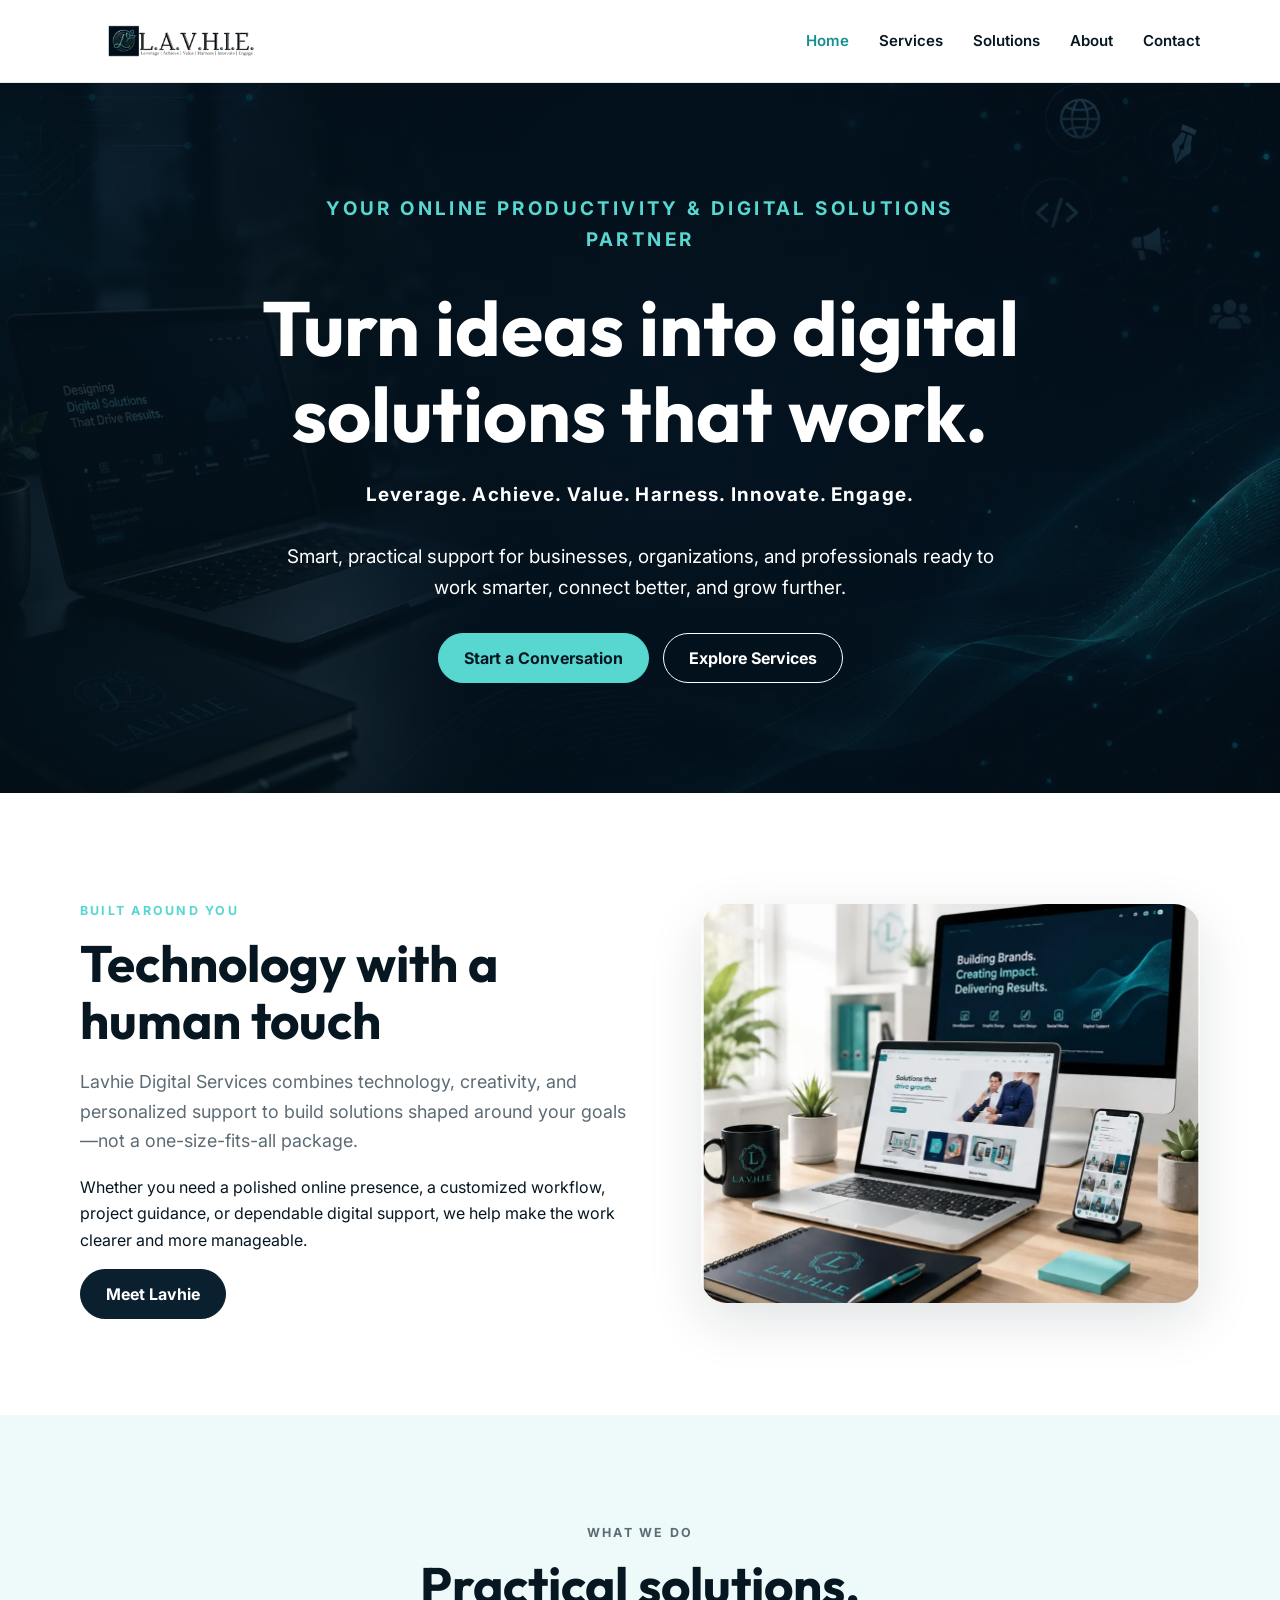
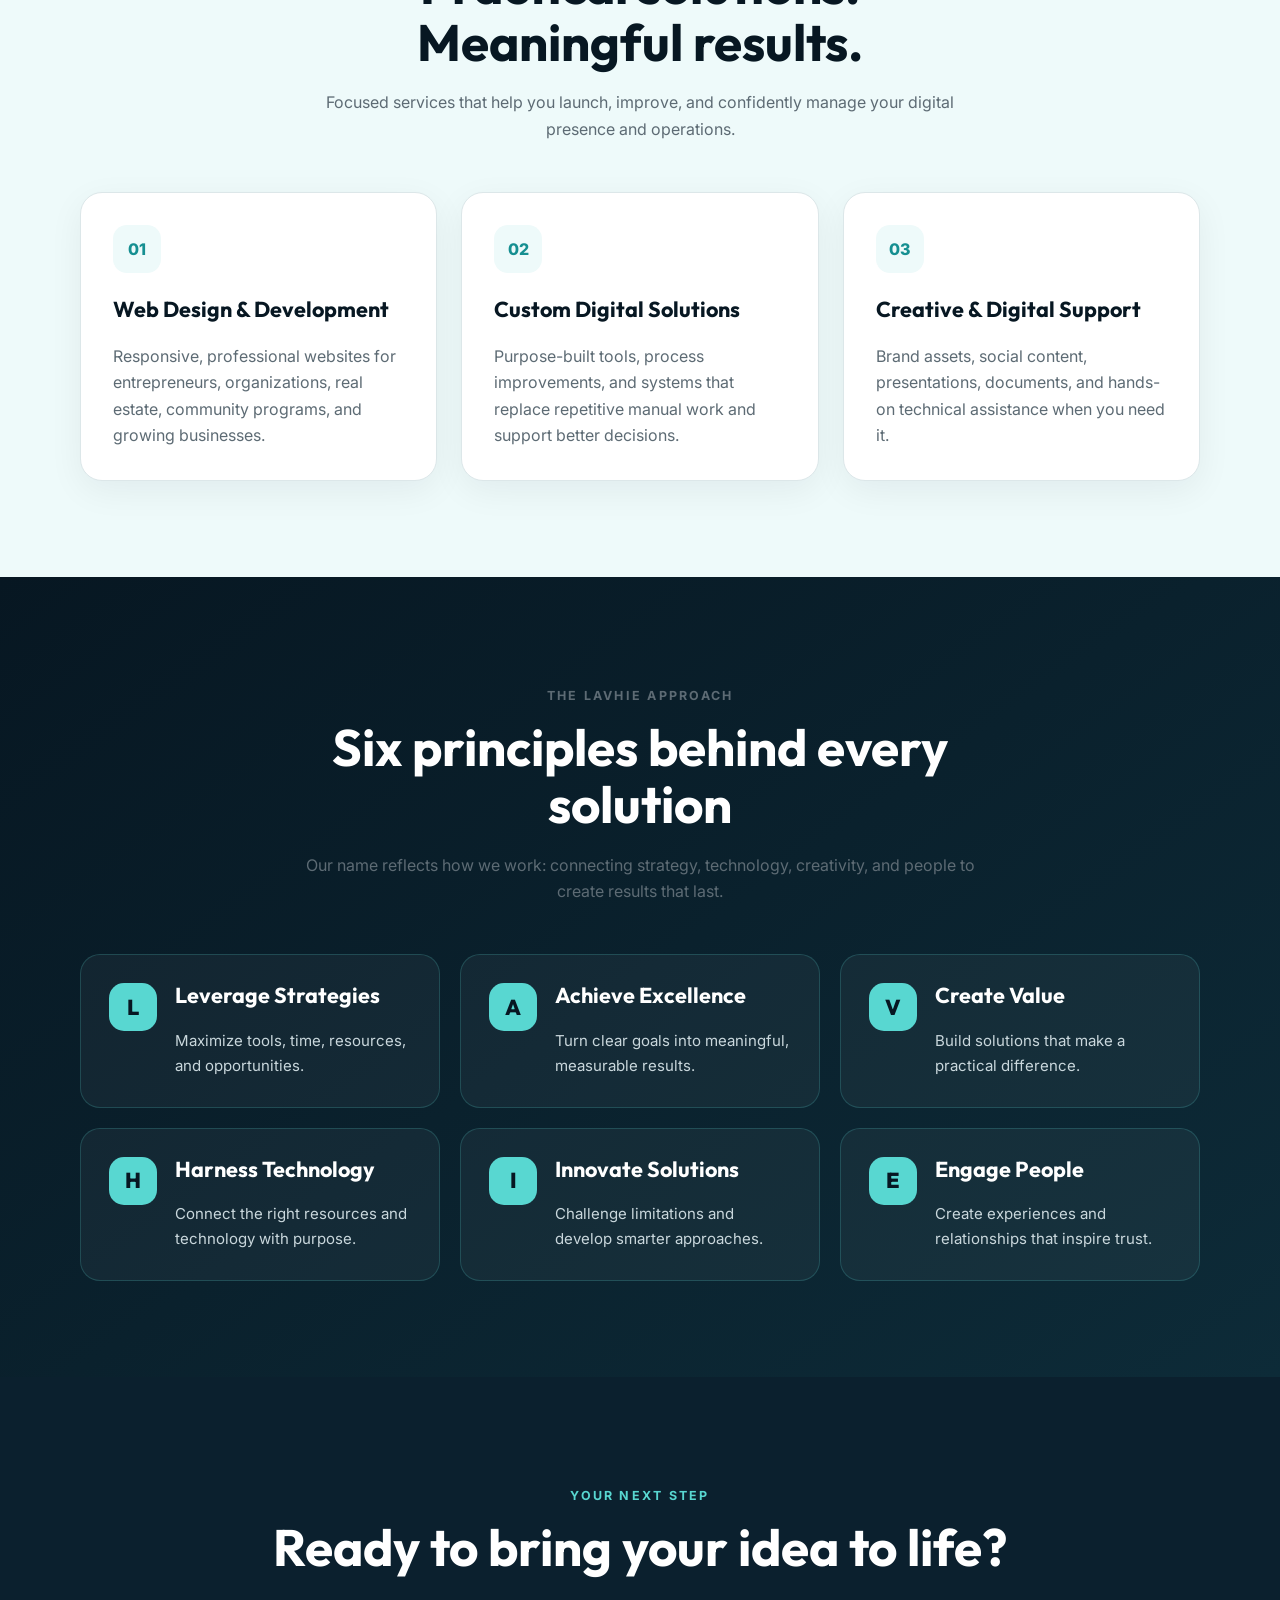
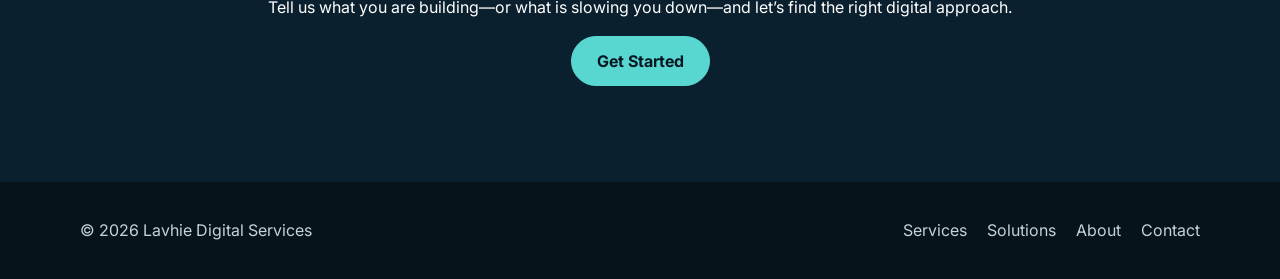
<file: index.html>
<!doctype html><html lang="en"><head><meta charset="utf-8"><meta name="viewport" content="width=device-width,initial-scale=1"><meta name="description" content="Lavhie Digital Services creates practical websites, digital systems, creative assets, and personalized technology solutions."><title>Lavhie Digital Services</title><link rel="preconnect" href="https://fonts.googleapis.com"><link rel="preconnect" href="https://fonts.gstatic.com" crossorigin><link href="https://fonts.googleapis.com/css2?family=Inter:wght@400;500;600;700&family=Outfit:wght@500;600;700&display=swap" rel="stylesheet"><link rel="stylesheet" href="assets/css/style.css"></head><body>
<header class="site-header"><nav class="nav container"><a class="brand" href="index.html"><img src="assets/images/logo.webp" alt="Lavhie Digital Services"></a><button class="menu" aria-label="Open navigation" aria-expanded="false">☰</button><div class="nav-links"><a class="active" href="index.html">Home</a><a href="services.html">Services</a><a href="solutions.html">Solutions</a><a href="about.html">About</a><a href="contact.html">Contact</a></div></nav></header>
<main><section class="hero"><div class="hero-inner container"><p class="eyebrow">Your Online Productivity &amp; Digital Solutions Partner</p><h1>Turn ideas into digital solutions that work.</h1><p class="tagline">Leverage. Achieve. Value. Harness. Innovate. Engage.</p><p>Smart, practical support for businesses, organizations, and professionals ready to work smarter, connect better, and grow further.</p><div class="actions"><a class="btn" href="contact.html">Start a Conversation</a><a class="btn btn-outline" href="services.html">Explore Services</a></div></div></section>
<section class="section"><div class="container split"><div><p class="eyebrow">Built around you</p><h2>Technology with a human touch</h2><p class="lead">Lavhie Digital Services combines technology, creativity, and personalized support to build solutions shaped around your goals—not a one-size-fits-all package.</p><p>Whether you need a polished online presence, a customized workflow, project guidance, or dependable digital support, we help make the work clearer and more manageable.</p><a class="btn btn-dark" href="about.html">Meet Lavhie</a></div><img src="assets/images/digital-solutions.webp" alt="Digital solutions across computer and mobile devices"></div></section>
<section class="section section-soft"><div class="container"><div class="section-head"><p class="eyebrow">What we do</p><h2>Practical solutions. Meaningful results.</h2><p>Focused services that help you launch, improve, and confidently manage your digital presence and operations.</p></div><div class="grid"><article class="card"><div class="card-icon">01</div><h3>Web Design & Development</h3><p>Responsive, professional websites for entrepreneurs, organizations, real estate, community programs, and growing businesses.</p></article><article class="card"><div class="card-icon">02</div><h3>Custom Digital Solutions</h3><p>Purpose-built tools, process improvements, and systems that replace repetitive manual work and support better decisions.</p></article><article class="card"><div class="card-icon">03</div><h3>Creative & Digital Support</h3><p>Brand assets, social content, presentations, documents, and hands-on technical assistance when you need it.</p></article></div></div></section>
<section class="section pillars-section"><div class="container"><div class="section-head"><p class="eyebrow">The LAVHIE approach</p><h2>Six principles behind every solution</h2><p>Our name reflects how we work: connecting strategy, technology, creativity, and people to create results that last.</p></div><div class="pillars-grid"><article class="pillar"><span>L</span><div><h3>Leverage Strategies</h3><p>Maximize tools, time, resources, and opportunities.</p></div></article><article class="pillar"><span>A</span><div><h3>Achieve Excellence</h3><p>Turn clear goals into meaningful, measurable results.</p></div></article><article class="pillar"><span>V</span><div><h3>Create Value</h3><p>Build solutions that make a practical difference.</p></div></article><article class="pillar"><span>H</span><div><h3>Harness Technology</h3><p>Connect the right resources and technology with purpose.</p></div></article><article class="pillar"><span>I</span><div><h3>Innovate Solutions</h3><p>Challenge limitations and develop smarter approaches.</p></div></article><article class="pillar"><span>E</span><div><h3>Engage People</h3><p>Create experiences and relationships that inspire trust.</p></div></article></div></div></section>
<section class="section section-dark cta"><div class="container"><p class="eyebrow">Your next step</p><h2>Ready to bring your idea to life?</h2><p>Tell us what you are building—or what is slowing you down—and let’s find the right digital approach.</p><a class="btn" href="contact.html">Get Started</a></div></section></main>
<footer class="site-footer"><div class="container footer-row"><span>© <span data-year></span> Lavhie Digital Services</span><div class="footer-links"><a href="services.html">Services</a><a href="solutions.html">Solutions</a><a href="about.html">About</a><a href="contact.html">Contact</a></div></div></footer><script src="assets/js/main.js"></script></body></html>
</file>
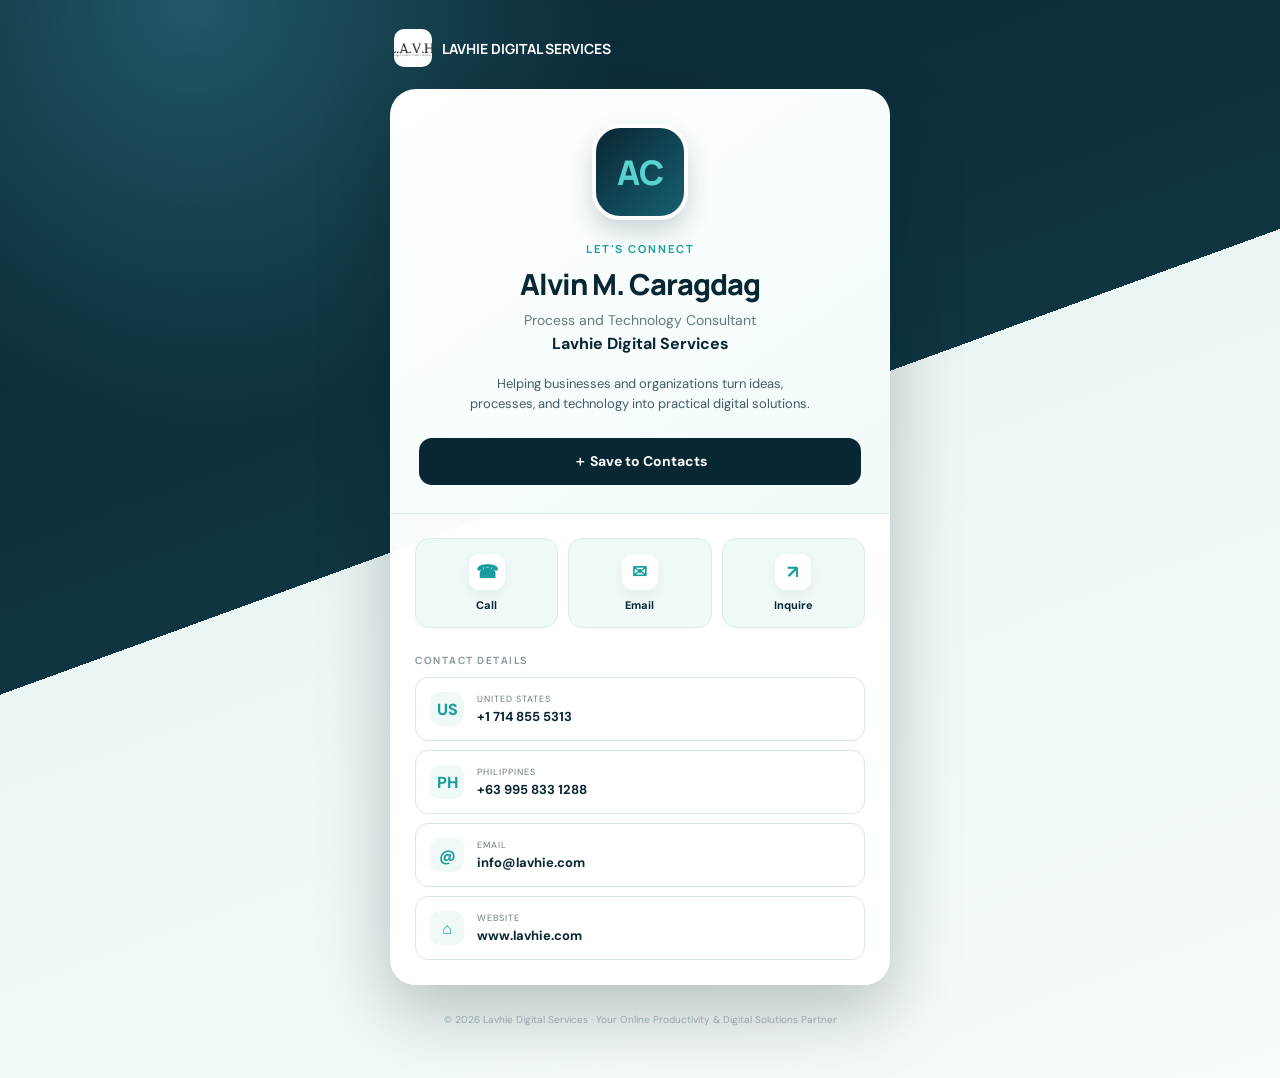
<file: connect/index.html>
<!doctype html>
<html lang="en">
<head>
  <meta charset="utf-8">
  <meta name="viewport" content="width=device-width,initial-scale=1,viewport-fit=cover">
  <meta name="theme-color" content="#092633">
  <meta name="description" content="Connect with Alvin M. Caragdag of Lavhie Digital Services.">
  <title>Connect with Alvin | Lavhie Digital Services</title>
  <link rel="preconnect" href="https://fonts.googleapis.com">
  <link rel="preconnect" href="https://fonts.gstatic.com" crossorigin>
  <link href="https://fonts.googleapis.com/css2?family=DM+Sans:wght@400;500;600;700&family=Manrope:wght@600;700;800&display=swap" rel="stylesheet">
  <style>
    :root{--ink:#092633;--aqua:#58d3cf;--aqua-dark:#1a9d9d;--soft:#eff9f8;--line:#d8e6e7;--muted:#667981;--white:#fff}*{box-sizing:border-box}html{background:var(--ink)}body{margin:0;min-height:100vh;color:var(--ink);font-family:'DM Sans',sans-serif;background:radial-gradient(circle at 15% 0,#225867 0,transparent 28%),linear-gradient(160deg,#092633 0,#0e3541 45%,#eaf6f5 45%,#f7fbfb 100%);padding:24px 16px 42px}.page{width:min(100%,500px);margin:auto}.mini-brand{display:flex;align-items:center;gap:10px;color:#fff;font:700 14px Manrope;padding:5px 4px 22px}.mini-brand img{width:38px;height:38px;border-radius:10px;object-fit:cover;background:#fff}.card{background:rgba(255,255,255,.98);border:1px solid rgba(255,255,255,.5);border-radius:26px;overflow:hidden;box-shadow:0 26px 70px rgba(0,18,25,.25)}.hero{padding:34px 28px 28px;text-align:center;background:linear-gradient(145deg,#fff 0,#f0fbfa 100%);border-bottom:1px solid var(--line)}.portrait{width:96px;height:96px;border-radius:28px;margin:auto;display:grid;place-items:center;background:linear-gradient(135deg,#092633,#176171);color:var(--aqua);font:800 34px Manrope;box-shadow:0 12px 25px rgba(9,38,51,.18);border:4px solid #fff}.eyebrow{margin:21px 0 8px;color:var(--aqua-dark);font:700 11px Manrope;letter-spacing:2px}.hero h1{margin:0;font:800 29px Manrope;letter-spacing:-1px}.title{margin:7px 0 0;color:var(--muted);font-size:14px}.company{margin:4px 0 0;font-weight:700}.tagline{margin:20px auto 0;max-width:340px;color:#445b64;font-size:13px;line-height:1.55}.save{display:flex;align-items:center;justify-content:center;gap:9px;width:100%;margin-top:24px;padding:14px;border:0;border-radius:13px;background:var(--ink);color:#fff;font:700 14px 'DM Sans';cursor:pointer}.save:hover{background:#123d49}.content{padding:24px}.quick-grid{display:grid;grid-template-columns:repeat(3,1fr);gap:10px}.quick{display:grid;place-items:center;gap:8px;text-decoration:none;color:var(--ink);background:var(--soft);border:1px solid #d8eeee;border-radius:14px;padding:15px 7px;font-size:11px;font-weight:700}.quick i{width:36px;height:36px;border-radius:11px;background:#fff;color:var(--aqua-dark);display:grid;place-items:center;font-style:normal;font-size:18px;box-shadow:0 4px 12px rgba(12,51,62,.06)}.section-label{margin:25px 0 10px;color:#87979d;font:700 10px Manrope;letter-spacing:1.5px}.contact-list{display:grid;gap:9px}.contact-row{display:flex;align-items:center;gap:13px;padding:14px;border:1px solid var(--line);border-radius:13px;text-decoration:none;color:var(--ink)}.contact-row span:first-child{width:34px;height:34px;border-radius:10px;background:var(--soft);color:var(--aqua-dark);display:grid;place-items:center;font-weight:800}.contact-row div{display:grid}.contact-row small{font-size:9px;color:var(--muted);text-transform:uppercase;letter-spacing:1px}.contact-row strong{font-size:13px;margin-top:3px}.footer{text-align:center;color:#91a7ad;font-size:10px;padding:18px 10px 0}.toast{position:fixed;left:50%;bottom:25px;transform:translate(-50%,80px);opacity:0;background:#071e29;color:#fff;padding:12px 17px;border-radius:12px;font-size:12px;transition:.25s;white-space:nowrap}.toast.show{transform:translate(-50%,0);opacity:1}@media(max-width:380px){.hero{padding:28px 20px 24px}.content{padding:20px}.hero h1{font-size:25px}.quick-grid{gap:7px}.quick{font-size:10px}}
  </style>
</head>
<body>
  <main class="page">
    <div class="mini-brand"><img src="../assets/images/logo.webp" alt="Lavhie Digital Services logo"><span>LAVHIE DIGITAL SERVICES</span></div>
    <article class="card">
      <section class="hero">
        <div class="portrait" aria-hidden="true">AC</div>
        <p class="eyebrow">LET'S CONNECT</p>
        <h1>Alvin M. Caragdag</h1>
        <p class="title">Process and Technology Consultant</p>
        <p class="company">Lavhie Digital Services</p>
        <p class="tagline">Helping businesses and organizations turn ideas, processes, and technology into practical digital solutions.</p>
        <button class="save" id="saveContact">＋ Save to Contacts</button>
      </section>
      <section class="content">
        <div class="quick-grid">
          <a class="quick" href="tel:+17148555313"><i>☎</i><span>Call</span></a>
          <a class="quick" href="mailto:info@lavhie.com"><i>✉</i><span>Email</span></a>
          <a class="quick" href="https://lavhie.com/contact.html"><i>↗</i><span>Inquire</span></a>
        </div>
        <p class="section-label">CONTACT DETAILS</p>
        <div class="contact-list">
          <a class="contact-row" href="tel:+17148555313"><span>US</span><div><small>United States</small><strong>+1 714 855 5313</strong></div></a>
          <a class="contact-row" href="tel:+639958331288"><span>PH</span><div><small>Philippines</small><strong>+63 995 833 1288</strong></div></a>
          <a class="contact-row" href="mailto:info@lavhie.com"><span>@</span><div><small>Email</small><strong>info@lavhie.com</strong></div></a>
          <a class="contact-row" href="https://lavhie.com"><span>⌂</span><div><small>Website</small><strong>www.lavhie.com</strong></div></a>
        </div>
      </section>
    </article>
    <p class="footer">© 2026 Lavhie Digital Services · Your Online Productivity &amp; Digital Solutions Partner</p>
  </main>
  <div class="toast" id="toast">Contact card downloaded.</div>
  <script>
    document.querySelector('#saveContact').addEventListener('click',()=>{
      const vcard=['BEGIN:VCARD','VERSION:3.0','N:Caragdag;Alvin M.;;;','FN:Alvin M. Caragdag','ORG:Lavhie Digital Services','TITLE:Process and Technology Consultant','TEL;TYPE=CELL,VOICE:+17148555313','TEL;TYPE=WORK,VOICE:+639958331288','EMAIL;TYPE=INTERNET,WORK:info@lavhie.com','URL:https://lavhie.com','END:VCARD'].join('\r\n');
      const link=document.createElement('a');link.href=URL.createObjectURL(new Blob([vcard],{type:'text/vcard'}));link.download='Alvin-Caragdag-Lavhie-Digital.vcf';document.body.appendChild(link);link.click();link.remove();setTimeout(()=>URL.revokeObjectURL(link.href),1000);
      const toast=document.querySelector('#toast');toast.classList.add('show');setTimeout(()=>toast.classList.remove('show'),2200);
    });
  </script>
</body>
</html>
</file>
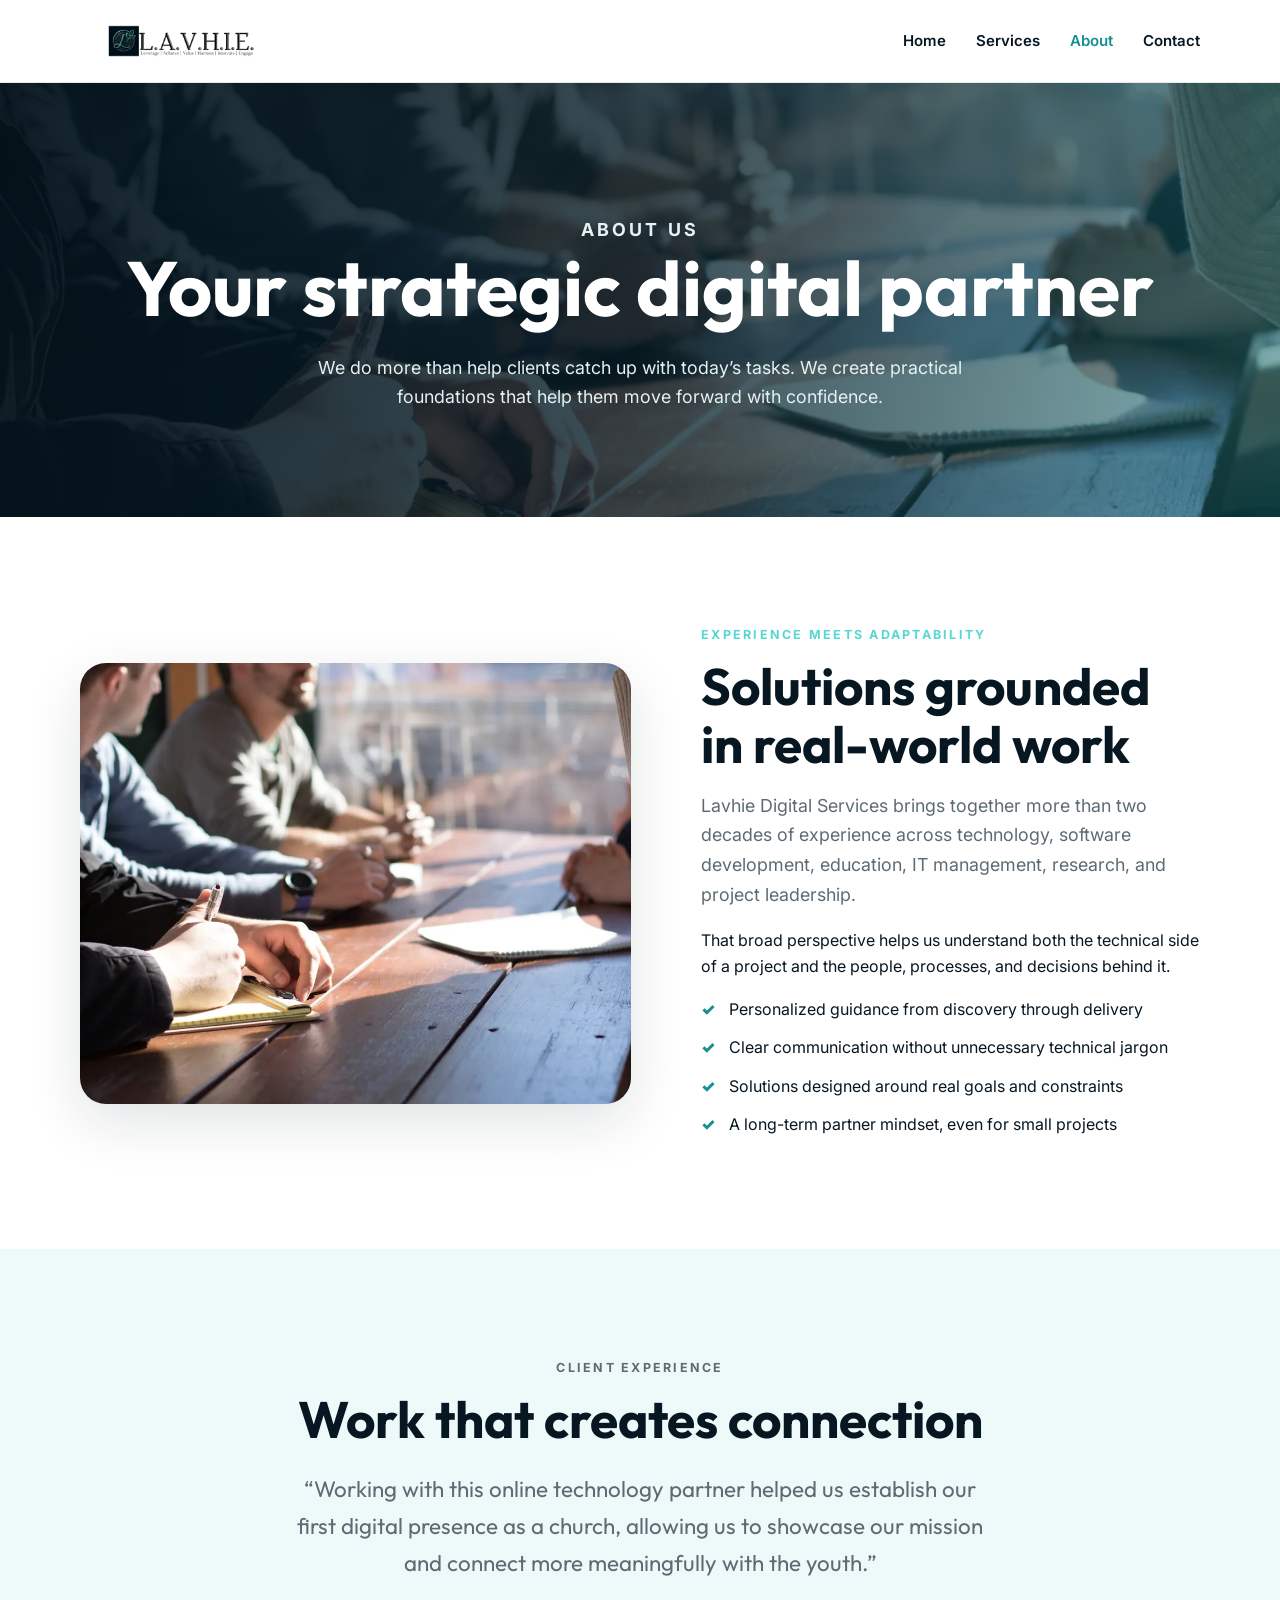
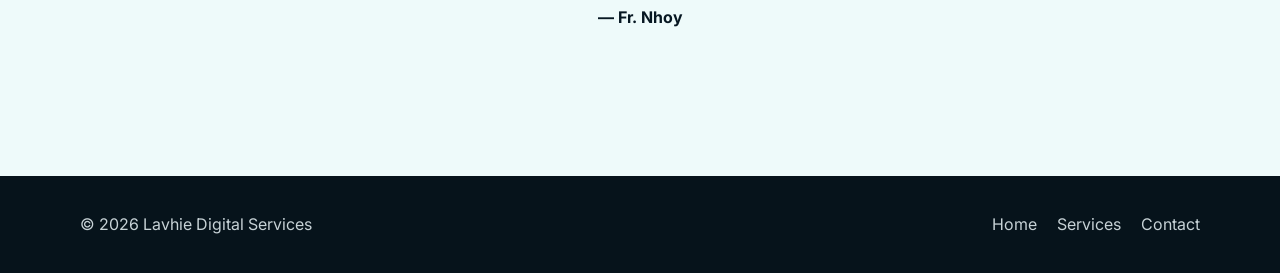
<file: about.html>
<!doctype html><html lang="en"><head><meta charset="utf-8"><meta name="viewport" content="width=device-width,initial-scale=1"><meta name="description" content="Meet Lavhie Digital Services, a strategic technology and productivity partner for businesses, organizations, and professionals."><title>About | Lavhie Digital</title><link rel="preconnect" href="https://fonts.googleapis.com"><link rel="preconnect" href="https://fonts.gstatic.com" crossorigin><link href="https://fonts.googleapis.com/css2?family=Inter:wght@400;500;600;700&family=Outfit:wght@500;600;700&display=swap" rel="stylesheet"><link rel="stylesheet" href="assets/css/style.css"></head><body><header class="site-header"><nav class="nav container"><a class="brand" href="index.html"><img src="assets/images/logo.webp" alt="Lavhie Digital Services"></a><button class="menu" aria-label="Open navigation">☰</button><div class="nav-links"><a href="index.html">Home</a><a href="services.html">Services</a><a class="active" href="about.html">About</a><a href="contact.html">Contact</a></div></nav></header><main>
<section class="page-hero about-banner"><div class="container"><p class="eyebrow">About us</p><h1>Your strategic digital partner</h1><p>We do more than help clients catch up with today’s tasks. We create practical foundations that help them move forward with confidence.</p></div></section>
<section class="section"><div class="container split"><img src="assets/images/about.webp" alt="Team collaborating around a table"><div><p class="eyebrow">Experience meets adaptability</p><h2>Solutions grounded in real-world work</h2><p class="lead">Lavhie Digital Services brings together more than two decades of experience across technology, software development, education, IT management, research, and project leadership.</p><p>That broad perspective helps us understand both the technical side of a project and the people, processes, and decisions behind it.</p><ul class="checks"><li>Personalized guidance from discovery through delivery</li><li>Clear communication without unnecessary technical jargon</li><li>Solutions designed around real goals and constraints</li><li>A long-term partner mindset, even for small projects</li></ul></div></div></section>
<section class="section section-soft"><div class="container"><div class="section-head"><p class="eyebrow">Client experience</p><h2>Work that creates connection</h2><p class="quote">“Working with this online technology partner helped us establish our first digital presence as a church, allowing us to showcase our mission and connect more meaningfully with the youth.”</p><strong>— Fr. Nhoy</strong></div></div></section>
</main><footer class="site-footer"><div class="container footer-row"><span>© <span data-year></span> Lavhie Digital Services</span><div class="footer-links"><a href="index.html">Home</a><a href="services.html">Services</a><a href="contact.html">Contact</a></div></div></footer><script src="assets/js/main.js"></script></body></html>
</file>
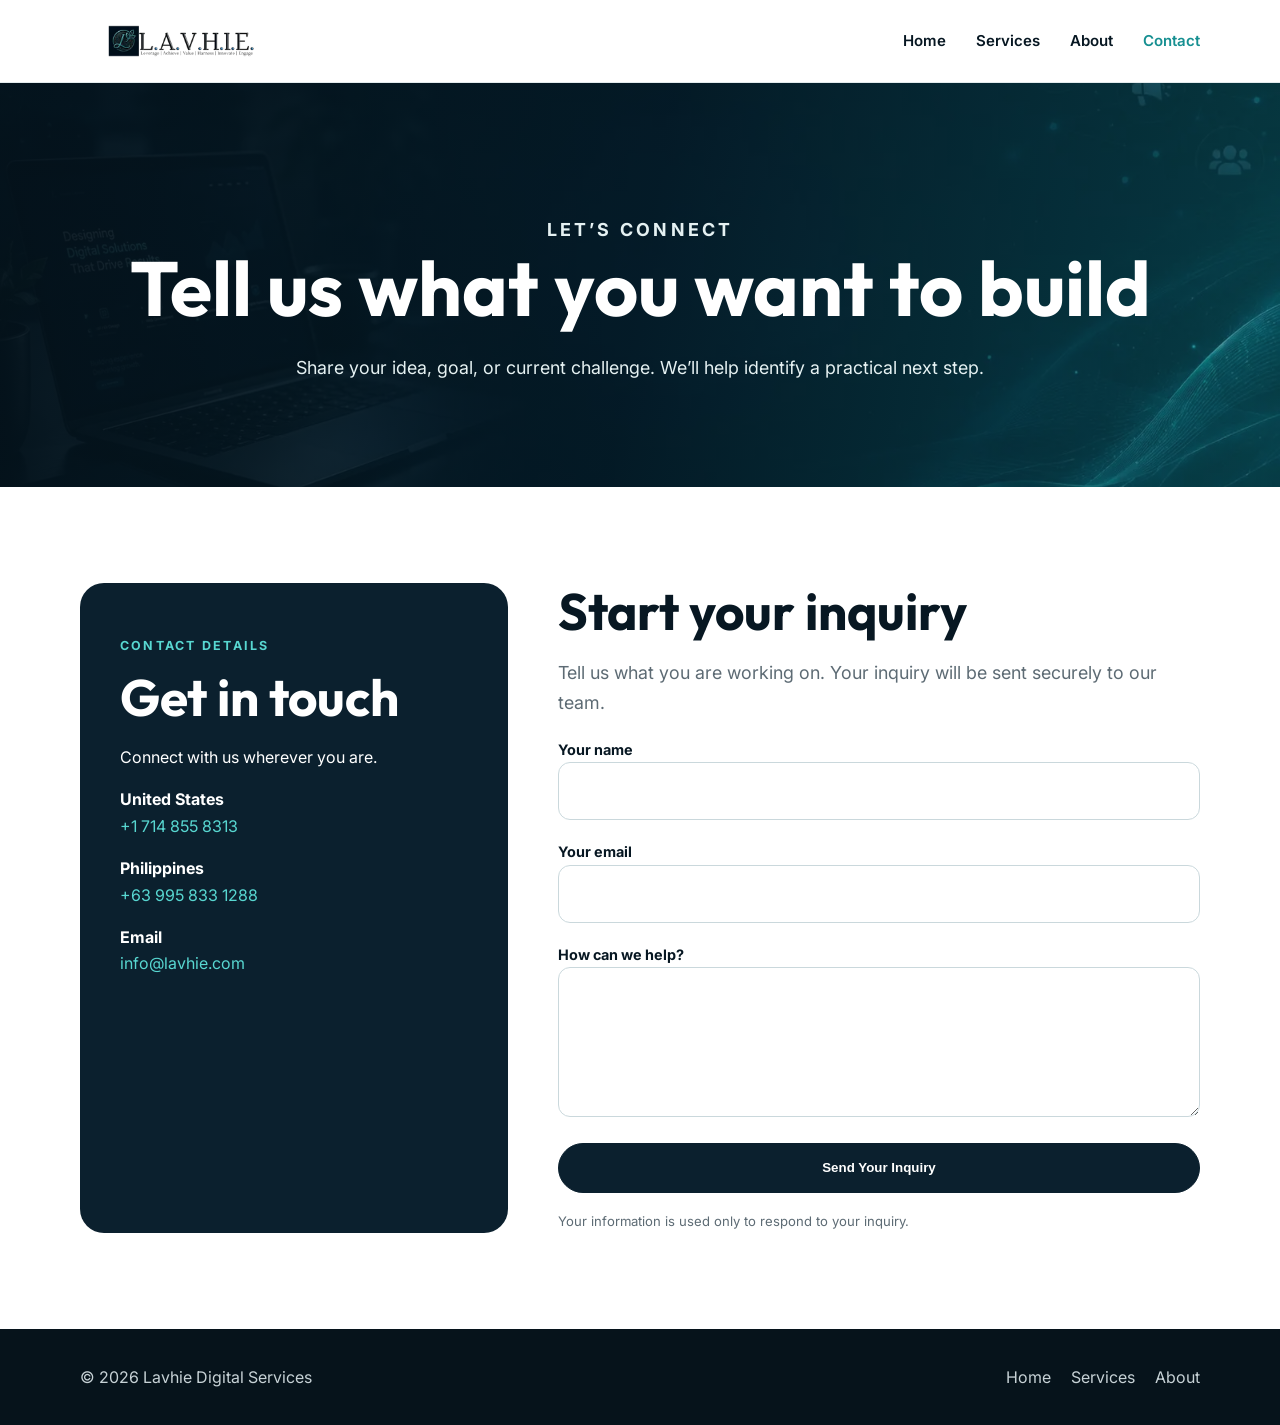
<file: contact.html>
<!doctype html><html lang="en"><head><meta charset="utf-8"><meta name="viewport" content="width=device-width,initial-scale=1"><meta name="description" content="Contact Lavhie Digital Services to discuss your website, digital solution, consulting, or creative project."><title>Contact | Lavhie Digital</title><link rel="preconnect" href="https://fonts.googleapis.com"><link rel="preconnect" href="https://fonts.gstatic.com" crossorigin><link href="https://fonts.googleapis.com/css2?family=Inter:wght@400;500;600;700&family=Outfit:wght@500;600;700&display=swap" rel="stylesheet"><link rel="stylesheet" href="assets/css/style.css?v=20260905-2"></head><body><header class="site-header"><nav class="nav container"><a class="brand" href="index.html"><img src="assets/images/logo.webp" alt="Lavhie Digital Services"></a><button class="menu" aria-label="Open navigation">☰</button><div class="nav-links"><a href="index.html">Home</a><a href="services.html">Services</a><a href="about.html">About</a><a class="active" href="contact.html">Contact</a></div></nav></header><main>
<section class="page-hero contact-banner"><div class="container"><p class="eyebrow">Let’s connect</p><h1>Tell us what you want to build</h1><p>Share your idea, goal, or current challenge. We’ll help identify a practical next step.</p></div></section>
<section class="section"><div class="container contact-grid"><aside class="contact-card"><p class="eyebrow">Contact details</p><h2>Get in touch</h2><p>Connect with us wherever you are.</p><p><strong>United States</strong><br><a href="tel:+17148558313">+1 714 855 8313</a></p><p><strong>Philippines</strong><br><a href="tel:+639958331288">+63 995 833 1288</a></p><p><strong>Email</strong><br><a href="mailto:info@lavhie.com">info@lavhie.com</a></p></aside><div><h2>Start your inquiry</h2><p class="lead">Tell us what you are working on. Your inquiry will be sent securely to our team.</p><form action="https://formsubmit.co/info@lavhie.com" method="POST"><input type="hidden" name="_subject" value="New Lavhie Digital Website Inquiry"><input type="hidden" name="_template" value="table"><input type="hidden" name="_next" value="https://lavhie.com/thank-you.html"><input class="form-honey" type="text" name="_honey" tabindex="-1" autocomplete="off" aria-hidden="true" style="display:none!important"><div><label for="name">Your name</label><input id="name" name="Name" autocomplete="name" required></div><div><label for="email">Your email</label><input id="email" name="email" type="email" autocomplete="email" required></div><div><label for="message">How can we help?</label><textarea id="message" name="Message" required></textarea></div><button class="btn btn-dark" type="submit">Send Your Inquiry</button><p class="form-note">Your information is used only to respond to your inquiry.</p></form></div></div></section>
</main><footer class="site-footer"><div class="container footer-row"><span>© <span data-year></span> Lavhie Digital Services</span><div class="footer-links"><a href="index.html">Home</a><a href="services.html">Services</a><a href="about.html">About</a></div></div></footer><script src="assets/js/main.js"></script></body></html>
</file>
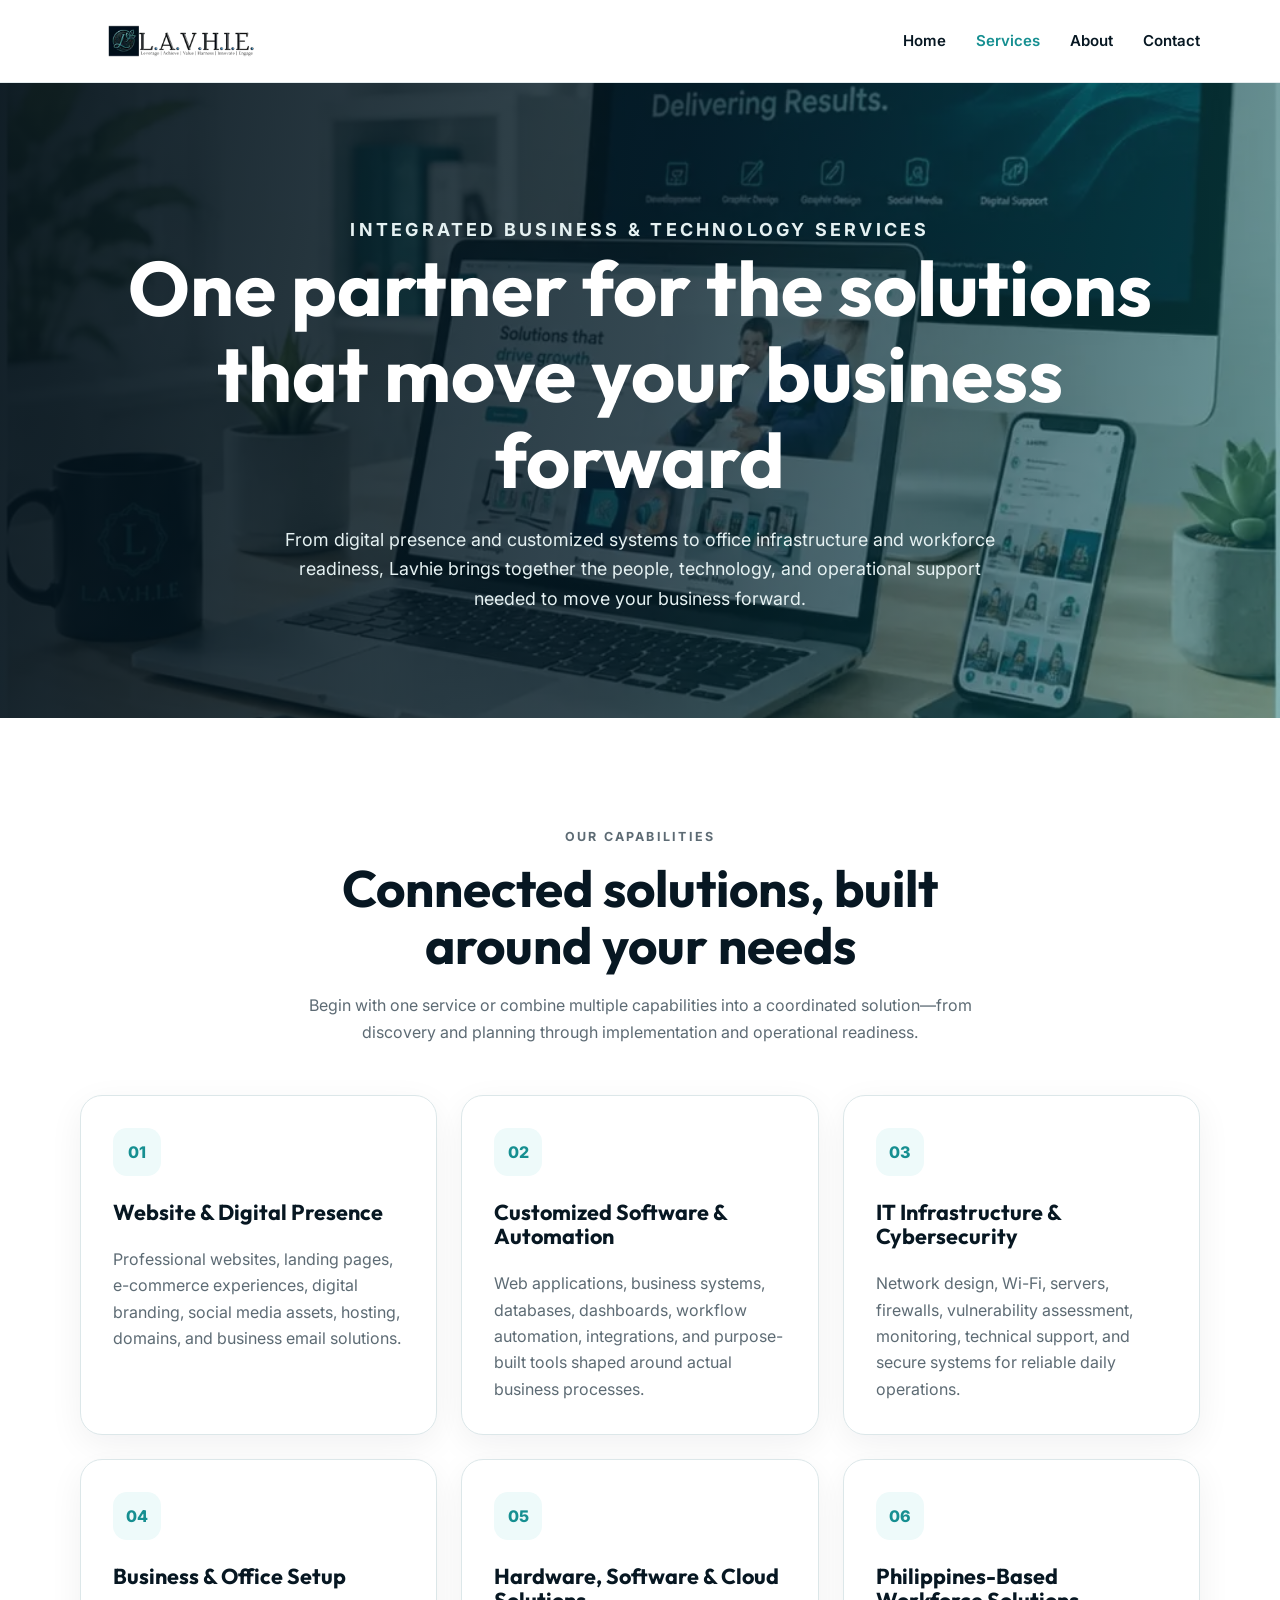
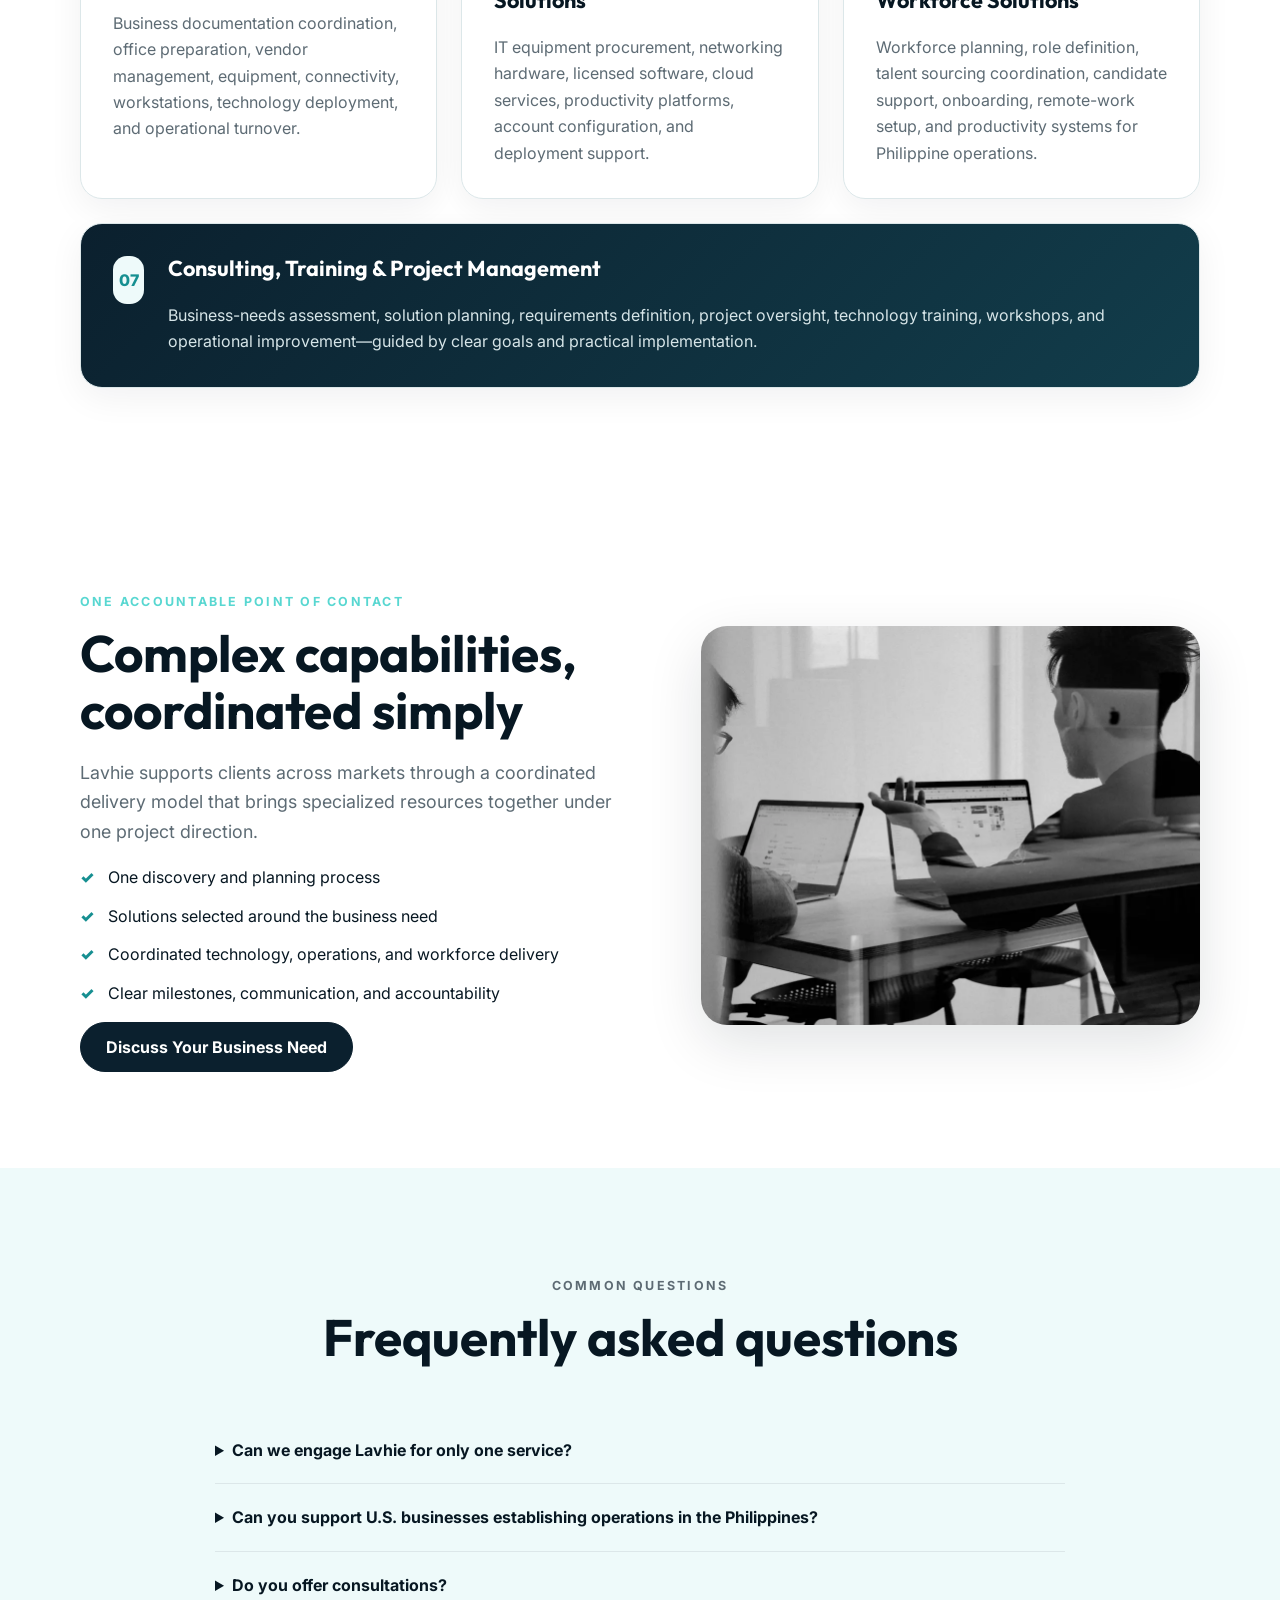
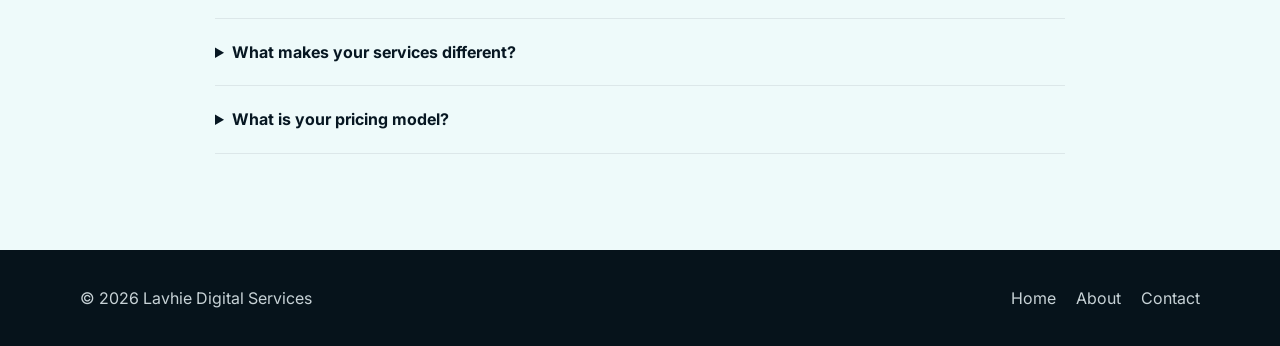
<file: services.html>
<!doctype html><html lang="en"><head><meta charset="utf-8"><meta name="viewport" content="width=device-width,initial-scale=1"><meta name="description" content="Website development, digital solutions, consulting, training, and creative support from Lavhie Digital Services."><title>Services | Lavhie Digital</title><link rel="preconnect" href="https://fonts.googleapis.com"><link rel="preconnect" href="https://fonts.gstatic.com" crossorigin><link href="https://fonts.googleapis.com/css2?family=Inter:wght@400;500;600;700&family=Outfit:wght@500;600;700&display=swap" rel="stylesheet"><link rel="stylesheet" href="assets/css/style.css"></head><body><header class="site-header"><nav class="nav container"><a class="brand" href="index.html"><img src="assets/images/logo.webp" alt="Lavhie Digital Services"></a><button class="menu" aria-label="Open navigation">☰</button><div class="nav-links"><a href="index.html">Home</a><a class="active" href="services.html">Services</a><a href="about.html">About</a><a href="contact.html">Contact</a></div></nav></header><main>
<section class="page-hero services-banner"><div class="container"><p class="eyebrow">Integrated Business & Technology Services</p><h1>One partner for the solutions that move your business forward</h1><p>From digital presence and customized systems to office infrastructure and workforce readiness, Lavhie brings together the people, technology, and operational support needed to move your business forward.</p></div></section>
<section class="section"><div class="container"><div class="section-head"><p class="eyebrow">Our capabilities</p><h2>Connected solutions, built around your needs</h2><p>Begin with one service or combine multiple capabilities into a coordinated solution—from discovery and planning through implementation and operational readiness.</p></div><div class="services-grid">
<article class="card service-card"><div class="card-icon">01</div><h3>Website & Digital Presence</h3><p>Professional websites, landing pages, e-commerce experiences, digital branding, social media assets, hosting, domains, and business email solutions.</p></article>
<article class="card service-card"><div class="card-icon">02</div><h3>Customized Software & Automation</h3><p>Web applications, business systems, databases, dashboards, workflow automation, integrations, and purpose-built tools shaped around actual business processes.</p></article>
<article class="card service-card"><div class="card-icon">03</div><h3>IT Infrastructure & Cybersecurity</h3><p>Network design, Wi-Fi, servers, firewalls, vulnerability assessment, monitoring, technical support, and secure systems for reliable daily operations.</p></article>
<article class="card service-card"><div class="card-icon">04</div><h3>Business & Office Setup</h3><p>Business documentation coordination, office preparation, vendor management, equipment, connectivity, workstations, technology deployment, and operational turnover.</p></article>
<article class="card service-card"><div class="card-icon">05</div><h3>Hardware, Software & Cloud Solutions</h3><p>IT equipment procurement, networking hardware, licensed software, cloud services, productivity platforms, account configuration, and deployment support.</p></article>
<article class="card service-card"><div class="card-icon">06</div><h3>Philippines-Based Workforce Solutions</h3><p>Workforce planning, role definition, talent sourcing coordination, candidate support, onboarding, remote-work setup, and productivity systems for Philippine operations.</p></article>
<article class="card service-card service-card-wide"><div class="card-icon">07</div><div><h3>Consulting, Training & Project Management</h3><p>Business-needs assessment, solution planning, requirements definition, project oversight, technology training, workshops, and operational improvement—guided by clear goals and practical implementation.</p></div></article>
</div></div></section>
<section class="section service-promise"><div class="container split"><div><p class="eyebrow">One accountable point of contact</p><h2>Complex capabilities, coordinated simply</h2><p class="lead">Lavhie supports clients across markets through a coordinated delivery model that brings specialized resources together under one project direction.</p><ul class="checks"><li>One discovery and planning process</li><li>Solutions selected around the business need</li><li>Coordinated technology, operations, and workforce delivery</li><li>Clear milestones, communication, and accountability</li></ul><a class="btn btn-dark" href="contact.html">Discuss Your Business Need</a></div><img src="assets/images/teamwork.webp" alt="Business and technology team collaborating"></div></section>
<section class="section section-soft"><div class="container"><div class="section-head"><p class="eyebrow">Common questions</p><h2>Frequently asked questions</h2></div><div class="faq"><details><summary>Can we engage Lavhie for only one service?</summary><p>Yes. You may begin with a focused need such as a website, network setup, customized system, or workforce planning. We can also coordinate several services as one integrated project.</p></details><details><summary>Can you support U.S. businesses establishing operations in the Philippines?</summary><p>Yes. We help coordinate Philippine office technology, customized systems, operational preparation, and workforce readiness based on the client’s requirements.</p></details><details><summary>Do you offer consultations?</summary><p>Yes. An initial conversation helps clarify your goals, current challenges, priorities, and the appropriate discovery process before a formal scope is prepared.</p></details><details><summary>What makes your services different?</summary><p>Our coordinated approach combines experience in software development, IT management, infrastructure, project leadership, operations, training, and workforce solutions—while giving the client one consistent point of contact.</p></details><details><summary>What is your pricing model?</summary><p>Pricing depends on scope, complexity, location, timeline, equipment, third-party services, and ongoing support requirements. You receive a clear proposal before implementation begins.</p></details></div></div></section>
</main><footer class="site-footer"><div class="container footer-row"><span>© <span data-year></span> Lavhie Digital Services</span><div class="footer-links"><a href="index.html">Home</a><a href="about.html">About</a><a href="contact.html">Contact</a></div></div></footer><script src="assets/js/main.js"></script></body></html>
</file>
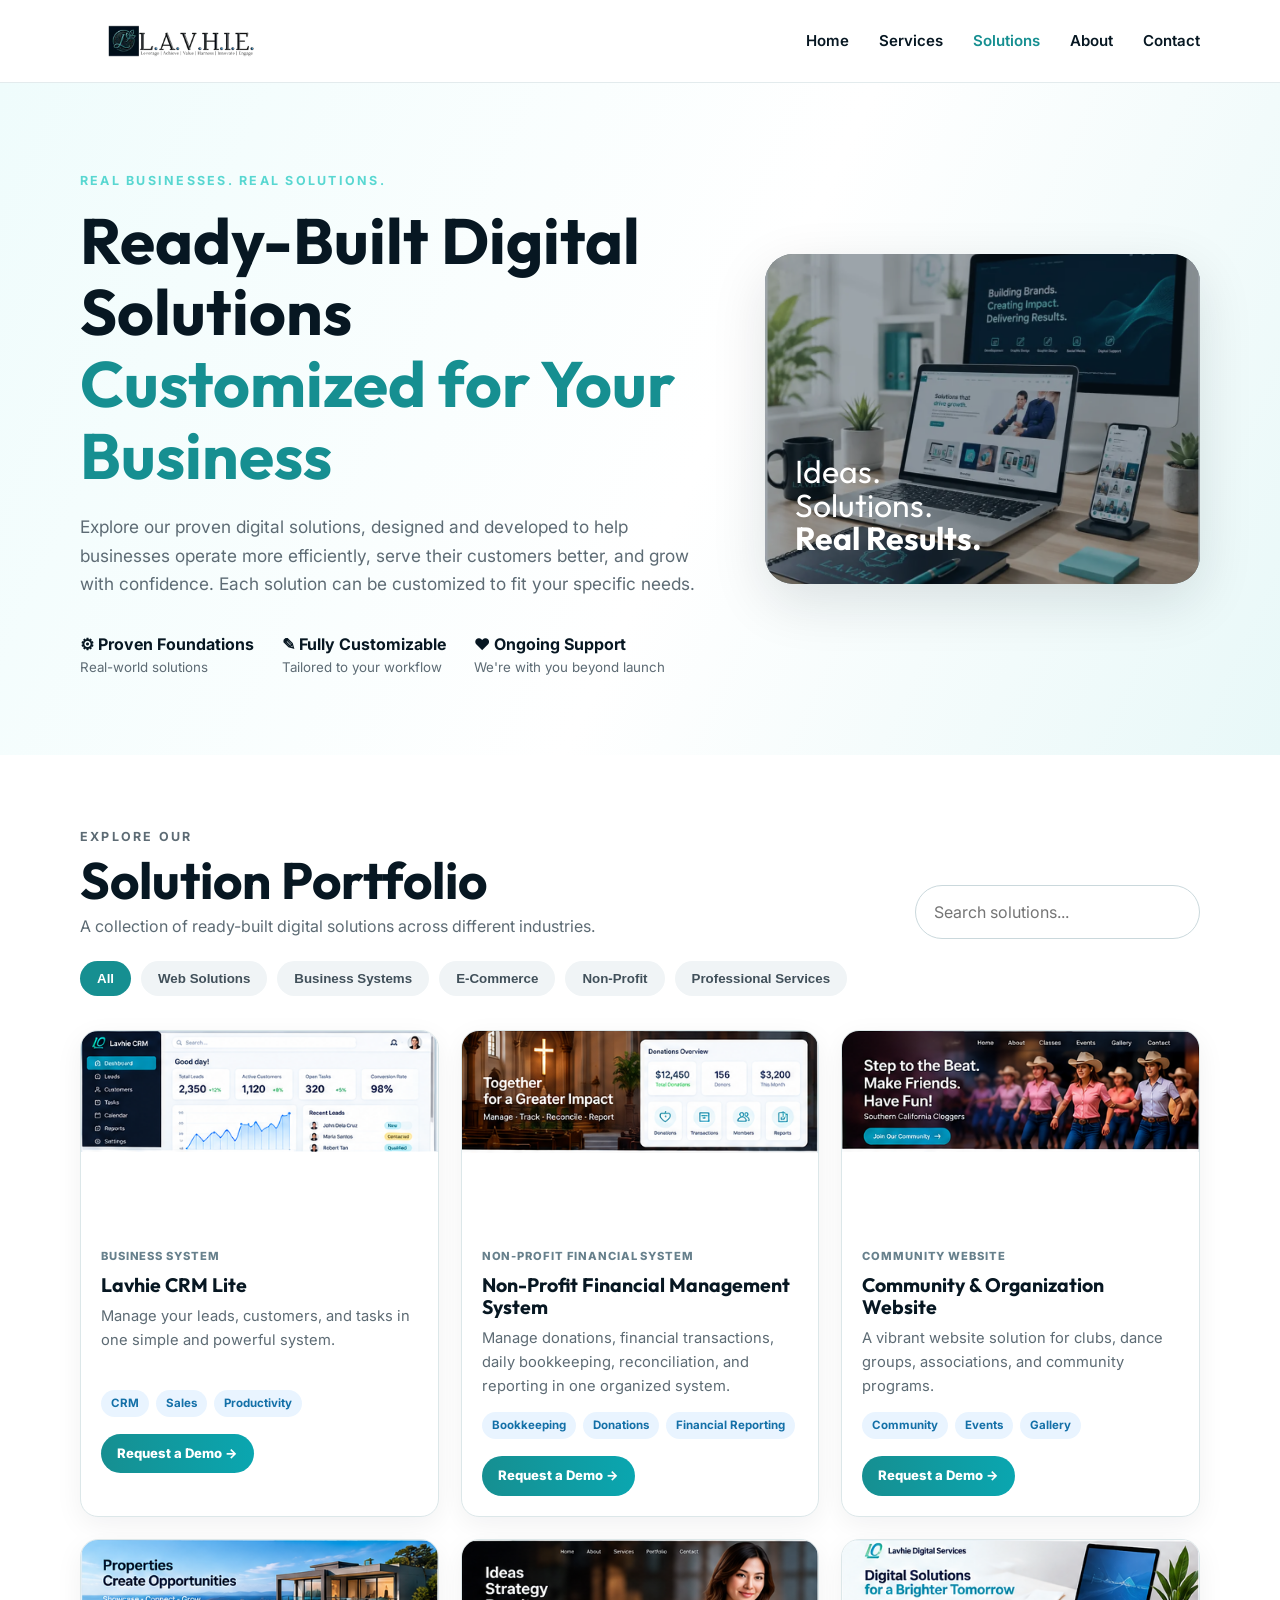
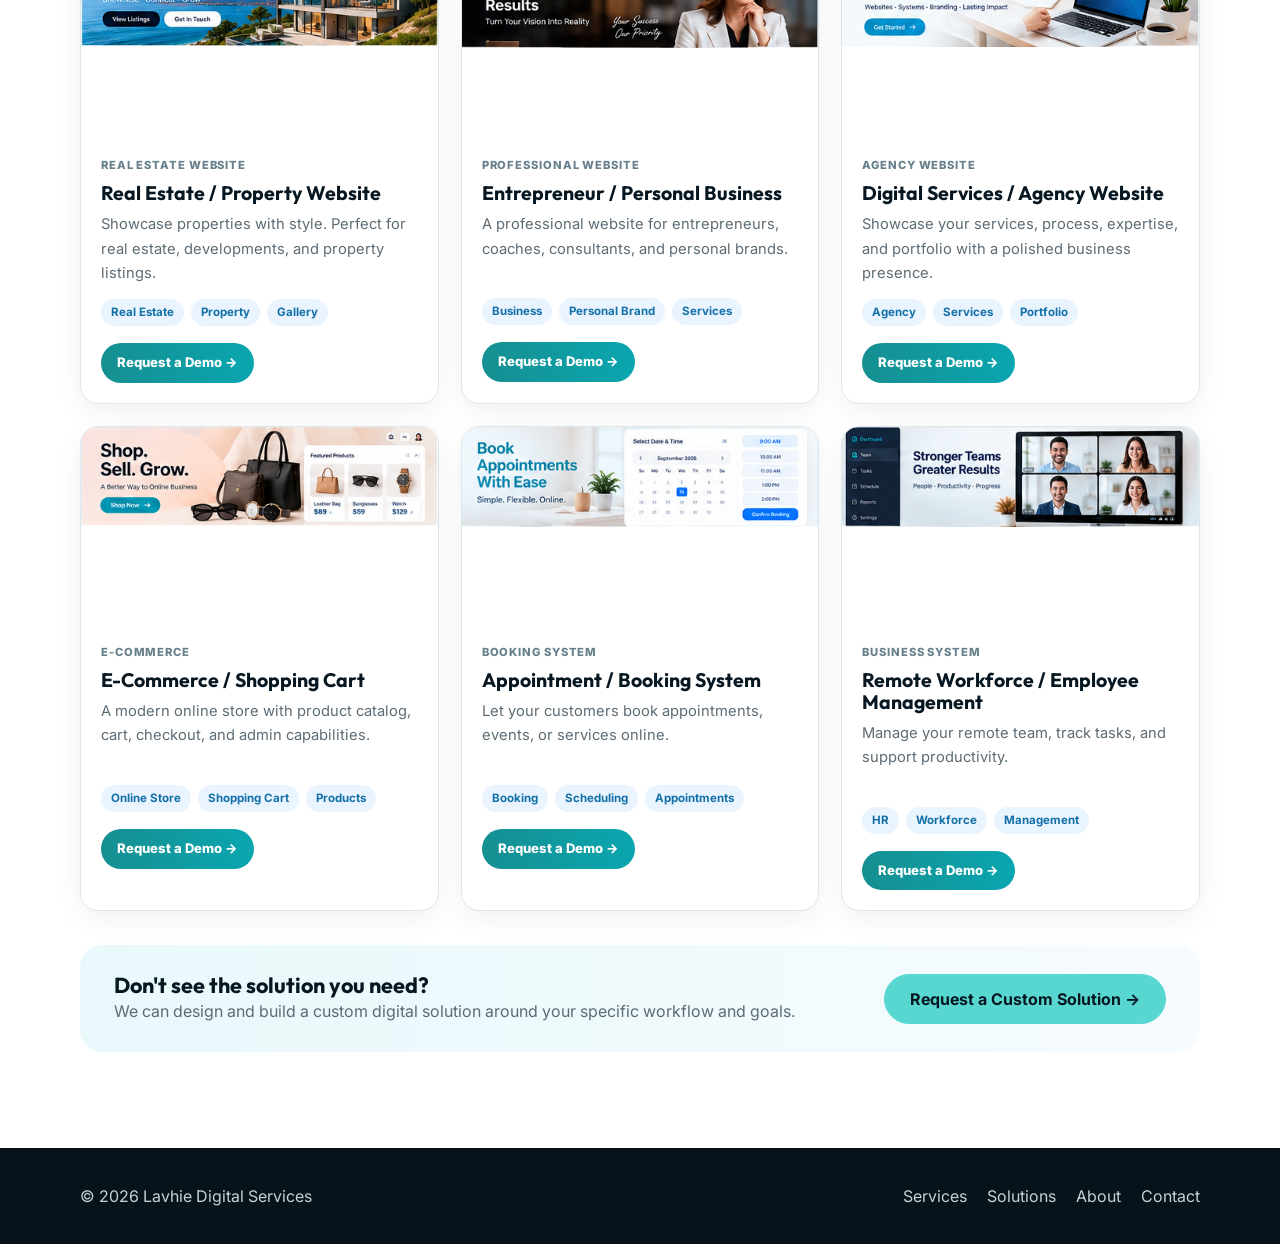
<file: solutions.html>
<!doctype html><html lang="en"><head><meta charset="utf-8"><meta name="viewport" content="width=device-width,initial-scale=1"><meta name="description" content="Explore ready-built digital solutions from Lavhie Digital Services, customizable for real business needs."><title>Solutions Portfolio | Lavhie Digital Services</title><link rel="preconnect" href="https://fonts.googleapis.com"><link rel="preconnect" href="https://fonts.gstatic.com" crossorigin><link href="https://fonts.googleapis.com/css2?family=Inter:wght@400;500;600;700&family=Outfit:wght@500;600;700&display=swap" rel="stylesheet"><link rel="stylesheet" href="assets/css/style.css"></head><body><header class="site-header"><nav class="nav container"><a class="brand" href="index.html"><img src="assets/images/logo.webp" alt="Lavhie Digital Services"></a><button class="menu" aria-label="Open navigation" aria-expanded="false">☰</button><div class="nav-links"><a href="index.html">Home</a><a href="services.html">Services</a><a class="active" href="solutions.html">Solutions</a><a href="about.html">About</a><a href="contact.html">Contact</a></div></nav></header><main><section class="solutions-hero"><div class="container solutions-hero-grid"><div><p class="eyebrow">Real Businesses. Real Solutions.</p><h1>Ready-Built Digital Solutions <span>Customized for Your Business</span></h1><p class="solutions-lead">Explore our proven digital solutions, designed and developed to help businesses operate more efficiently, serve their customers better, and grow with confidence. Each solution can be customized to fit your specific needs.</p><div class="solution-benefits"><div><b>⚙ Proven Foundations</b><small>Real-world solutions</small></div><div><b>✎ Fully Customizable</b><small>Tailored to your workflow</small></div><div><b>♥ Ongoing Support</b><small>We're with you beyond launch</small></div></div></div><div class="solution-visual"><img src="assets/images/digital-solutions.webp" alt="Digital solutions by Lavhie Digital Services"><div class="visual-copy">Ideas.<br>Solutions.<br><strong>Real Results.</strong></div></div></div></section><section class="section solutions-section"><div class="container"><div class="solutions-toolbar"><div><p class="eyebrow">Explore Our</p><h2>Solution Portfolio</h2><p>A collection of ready-built digital solutions across different industries.</p></div><input id="solutionSearch" type="search" placeholder="Search solutions..." aria-label="Search solutions"></div><div class="solution-filters"><button class="solution-filter active" data-filter="all">All</button><button class="solution-filter" data-filter="web">Web Solutions</button><button class="solution-filter" data-filter="business">Business Systems</button><button class="solution-filter" data-filter="ecommerce">E-Commerce</button><button class="solution-filter" data-filter="nonprofit">Non-Profit</button><button class="solution-filter" data-filter="professional">Professional Services</button></div><div class="solution-grid">
<article class="solution-card" data-category="business" data-search="crm sales leads customers productivity"><div class="solution-thumb"><img src="assets/images/solutions/solution-crm.png" alt="Lavhie CRM Lite dashboard preview"></div><div class="solution-body"><small>BUSINESS SYSTEM</small><h3>Lavhie CRM Lite</h3><p>Manage your leads, customers, and tasks in one simple and powerful system.</p><div class="solution-tags"><span>CRM</span><span>Sales</span><span>Productivity</span></div><a class="solution-demo" href="contact.html?solution=Lavhie%20CRM%20Lite">Request a Demo →</a></div></article>
<article class="solution-card" data-category="nonprofit business" data-search="nonprofit financial management bookkeeping donations transactions reconciliation reporting church ngo foundation association"><div class="solution-thumb"><img src="assets/images/solutions/solution-nonprofit-finance.png" alt="Non-Profit Financial Management System preview"></div><div class="solution-body"><small>NON-PROFIT FINANCIAL SYSTEM</small><h3>Non-Profit Financial Management System</h3><p>Manage donations, financial transactions, daily bookkeeping, reconciliation, and reporting in one organized system.</p><div class="solution-tags"><span>Bookkeeping</span><span>Donations</span><span>Financial Reporting</span></div><a class="solution-demo" href="contact.html?solution=Non-Profit%20Financial%20Management%20System">Request a Demo →</a></div></article>
<article class="solution-card" data-category="web" data-search="community dance events gallery cloggers"><div class="solution-thumb"><img src="assets/images/solutions/solution-community.png" alt="Community and organization website preview"></div><div class="solution-body"><small>COMMUNITY WEBSITE</small><h3>Community & Organization Website</h3><p>A vibrant website solution for clubs, dance groups, associations, and community programs.</p><div class="solution-tags"><span>Community</span><span>Events</span><span>Gallery</span></div><a class="solution-demo" href="contact.html?solution=Community%20Website">Request a Demo →</a></div></article>
<article class="solution-card" data-category="web professional" data-search="real estate property listings gallery realtor"><div class="solution-thumb"><img src="assets/images/solutions/solution-real-estate.png" alt="Real estate property website preview"></div><div class="solution-body"><small>REAL ESTATE WEBSITE</small><h3>Real Estate / Property Website</h3><p>Showcase properties with style. Perfect for real estate, developments, and property listings.</p><div class="solution-tags"><span>Real Estate</span><span>Property</span><span>Gallery</span></div><a class="solution-demo" href="contact.html?solution=Real%20Estate%20Property%20Website">Request a Demo →</a></div></article>
<article class="solution-card" data-category="web professional" data-search="entrepreneur personal business coach consultant professional brand"><div class="solution-thumb"><img src="assets/images/solutions/solution-personal-business.png" alt="Entrepreneur personal business website preview"></div><div class="solution-body"><small>PROFESSIONAL WEBSITE</small><h3>Entrepreneur / Personal Business</h3><p>A professional website for entrepreneurs, coaches, consultants, and personal brands.</p><div class="solution-tags"><span>Business</span><span>Personal Brand</span><span>Services</span></div><a class="solution-demo" href="contact.html?solution=Entrepreneur%20Personal%20Business">Request a Demo →</a></div></article>
<article class="solution-card" data-category="web professional" data-search="agency digital services portfolio business website"><div class="solution-thumb"><img src="assets/images/solutions/solution-agency.png" alt="Digital services agency website preview"></div><div class="solution-body"><small>AGENCY WEBSITE</small><h3>Digital Services / Agency Website</h3><p>Showcase your services, process, expertise, and portfolio with a polished business presence.</p><div class="solution-tags"><span>Agency</span><span>Services</span><span>Portfolio</span></div><a class="solution-demo" href="contact.html?solution=Digital%20Services%20Agency%20Website">Request a Demo →</a></div></article>
<article class="solution-card" data-category="ecommerce" data-search="ecommerce shopping cart products online store checkout"><div class="solution-thumb"><img src="assets/images/solutions/solution-ecommerce.png" alt="E-commerce shopping cart preview"></div><div class="solution-body"><small>E-COMMERCE</small><h3>E-Commerce / Shopping Cart</h3><p>A modern online store with product catalog, cart, checkout, and admin capabilities.</p><div class="solution-tags"><span>Online Store</span><span>Shopping Cart</span><span>Products</span></div><a class="solution-demo" href="contact.html?solution=E-Commerce%20Shopping%20Cart">Request a Demo →</a></div></article>
<article class="solution-card" data-category="business professional" data-search="booking appointment scheduling calendar services"><div class="solution-thumb"><img src="assets/images/solutions/solution-booking.png" alt="Appointment booking system preview"></div><div class="solution-body"><small>BOOKING SYSTEM</small><h3>Appointment / Booking System</h3><p>Let your customers book appointments, events, or services online.</p><div class="solution-tags"><span>Booking</span><span>Scheduling</span><span>Appointments</span></div><a class="solution-demo" href="contact.html?solution=Appointment%20Booking%20System">Request a Demo →</a></div></article>
<article class="solution-card" data-category="business" data-search="remote workforce employee management hr tasks productivity"><div class="solution-thumb"><img src="assets/images/solutions/solution-workforce.png" alt="Remote workforce employee management preview"></div><div class="solution-body"><small>BUSINESS SYSTEM</small><h3>Remote Workforce / Employee Management</h3><p>Manage your remote team, track tasks, and support productivity.</p><div class="solution-tags"><span>HR</span><span>Workforce</span><span>Management</span></div><a class="solution-demo" href="contact.html?solution=Remote%20Workforce%20Employee%20Management">Request a Demo →</a></div></article>
</div><div class="custom-solution"><div><h3>Don't see the solution you need?</h3><p>We can design and build a custom digital solution around your specific workflow and goals.</p></div><a class="btn" href="contact.html">Request a Custom Solution →</a></div></div></section></main><footer class="site-footer"><div class="container footer-row"><span>© <span data-year></span> Lavhie Digital Services</span><div class="footer-links"><a href="services.html">Services</a><a href="solutions.html">Solutions</a><a href="about.html">About</a><a href="contact.html">Contact</a></div></div></footer><script src="assets/js/main.js"></script><script>const cards=[...document.querySelectorAll('.solution-card')],filters=[...document.querySelectorAll('.solution-filter')],search=document.getElementById('solutionSearch');let current='all';function apply(){const q=search.value.toLowerCase().trim();cards.forEach(c=>{const cats=c.dataset.category.split(' '),matchCat=current==='all'||cats.includes(current),matchQ=!q||(c.dataset.search+' '+c.innerText).toLowerCase().includes(q);c.hidden=!(matchCat&&matchQ)})}filters.forEach(b=>b.addEventListener('click',()=>{filters.forEach(x=>x.classList.remove('active'));b.classList.add('active');current=b.dataset.filter;apply()}));search.addEventListener('input',apply);</script></body></html>
</file>
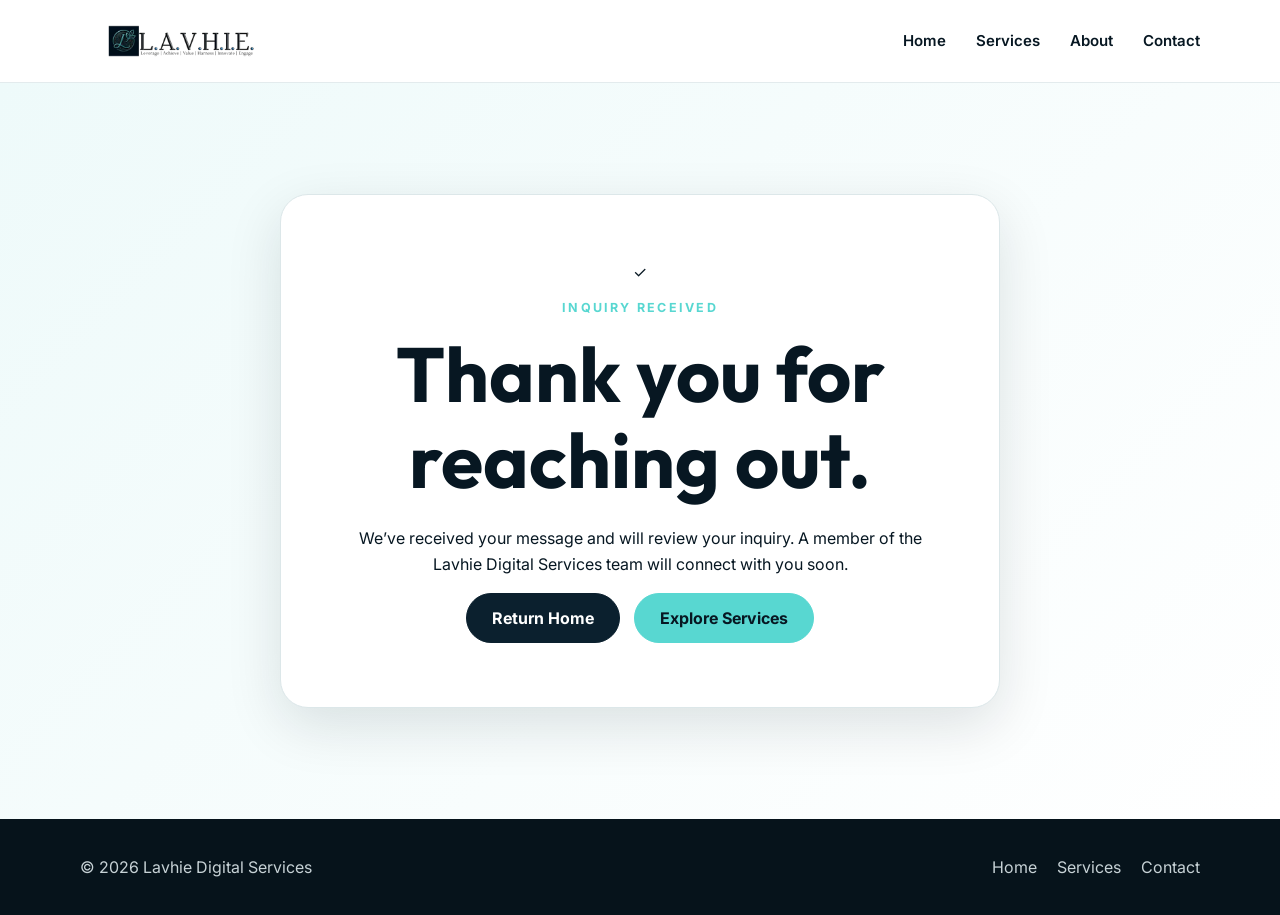
<file: thank-you.html>
<!doctype html><html lang="en"><head><meta charset="utf-8"><meta name="viewport" content="width=device-width,initial-scale=1"><meta name="description" content="Thank you for contacting Lavhie Digital Services."><title>Thank You | Lavhie Digital</title><link rel="preconnect" href="https://fonts.googleapis.com"><link rel="preconnect" href="https://fonts.gstatic.com" crossorigin><link href="https://fonts.googleapis.com/css2?family=Inter:wght@400;500;600;700&family=Outfit:wght@500;600;700&display=swap" rel="stylesheet"><link rel="stylesheet" href="assets/css/style.css"></head><body><header class="site-header"><nav class="nav container"><a class="brand" href="index.html"><img src="assets/images/logo.webp" alt="Lavhie Digital Services"></a><button class="menu" aria-label="Open navigation" aria-expanded="false">☰</button><div class="nav-links"><a href="index.html">Home</a><a href="services.html">Services</a><a href="about.html">About</a><a href="contact.html">Contact</a></div></nav></header><main><section class="thank-you-section"><div class="thank-you-card"><div class="success-mark">✓</div><p class="eyebrow">Inquiry received</p><h1>Thank you for reaching out.</h1><p>We’ve received your message and will review your inquiry. A member of the Lavhie Digital Services team will connect with you soon.</p><div class="actions"><a class="btn btn-dark" href="index.html">Return Home</a><a class="btn thank-you-outline" href="services.html">Explore Services</a></div></div></section></main><footer class="site-footer"><div class="container footer-row"><span>© <span data-year></span> Lavhie Digital Services</span><div class="footer-links"><a href="index.html">Home</a><a href="services.html">Services</a><a href="contact.html">Contact</a></div></div></footer><script src="assets/js/main.js"></script></body></html>
</file>
<file: assets/css/style.css>
:root{--ink:#071722;--navy:#0b202e;--teal:#58d7d1;--teal-dark:#168f91;--mist:#eefafa;--white:#fff;--muted:#5d6b74;--line:#dce7e9;--shadow:0 18px 55px rgba(7,23,34,.12)}
*{box-sizing:border-box}html{scroll-behavior:smooth}body{margin:0;font-family:Inter,Arial,sans-serif;color:var(--ink);line-height:1.65;background:#fff}a{color:inherit;text-decoration:none}img{max-width:100%;display:block}.container{width:min(1120px,calc(100% - 40px));margin:auto}body{animation:page-in .42s ease-out both}body.page-leaving{animation:page-out .28s ease-in both;pointer-events:none}@keyframes page-in{from{opacity:0;transform:translateY(10px)}to{opacity:1;transform:none}}@keyframes page-out{from{opacity:1;transform:none}to{opacity:0;transform:translateY(-8px)}}
.site-header{position:sticky;top:0;z-index:20;background:rgba(255,255,255,.94);backdrop-filter:blur(12px);border-bottom:1px solid rgba(220,231,233,.8)}.nav{height:82px;display:flex;align-items:center;justify-content:space-between}.brand img{width:205px;height:66px;object-fit:contain}.nav-links{display:flex;align-items:center;gap:30px}.nav-links a{font-weight:600;font-size:.94rem}.nav-links a:hover,.nav-links a.active{color:var(--teal-dark)}.menu{display:none;border:0;background:none;font-size:1.6rem}.hero{min-height:710px;display:grid;place-items:center;text-align:center;color:#fff;background-color:#071722;background-image:linear-gradient(90deg,rgba(4,18,27,.82),rgba(4,18,27,.58)),url('../images/hero-hd.webp');background-position:center 48%;background-size:cover;background-repeat:no-repeat}.hero-inner{max-width:880px;padding:110px 0}.eyebrow{text-transform:uppercase;letter-spacing:.18em;font-size:.78rem;font-weight:700;color:var(--teal)}h1,h2,h3{font-family:Outfit,Inter,sans-serif;line-height:1.12;margin-top:0}h1{font-size:clamp(2.7rem,6vw,5.2rem);margin-bottom:22px}h2{font-size:clamp(2rem,4vw,3.3rem);margin-bottom:18px}h3{font-size:1.35rem}.hero p{font-size:1.18rem;max-width:740px;margin:0 auto 30px}.tagline{font-weight:700;letter-spacing:.06em}.actions{display:flex;justify-content:center;gap:14px;flex-wrap:wrap}.btn{display:inline-flex;align-items:center;justify-content:center;min-height:50px;padding:0 25px;border-radius:999px;font-weight:700;border:1px solid var(--teal);background:var(--teal);color:var(--ink)}.btn:hover{transform:translateY(-2px)}.btn-outline{background:transparent;color:#fff;border-color:#fff}.btn-dark{background:var(--navy);color:#fff;border-color:var(--navy)}.section{padding:96px 0}.section-soft{background:var(--mist)}.section-dark{background:var(--navy);color:#fff}.section-head{max-width:700px;margin:0 auto 50px;text-align:center}.section-head p{color:var(--muted)}.section-dark .section-head p{color:#c9d7dc}.split{display:grid;grid-template-columns:1.05fr .95fr;gap:70px;align-items:center}.split img{border-radius:26px;box-shadow:var(--shadow);aspect-ratio:5/4;object-fit:cover}.lead{font-size:1.12rem;color:var(--muted)}.grid{display:grid;grid-template-columns:repeat(3,1fr);gap:24px}.card{padding:32px;border:1px solid var(--line);border-radius:22px;background:#fff;box-shadow:0 10px 35px rgba(7,23,34,.06)}.card-icon{width:48px;height:48px;border-radius:14px;display:grid;place-items:center;background:var(--mist);color:var(--teal-dark);font-weight:800;margin-bottom:24px}.card p{color:var(--muted);margin-bottom:0}.checks{padding:0;list-style:none}.checks li{margin:12px 0;padding-left:28px;position:relative}.checks li:before{content:'✓';position:absolute;left:0;color:var(--teal-dark);font-weight:900}.pillars-section{background:linear-gradient(145deg,#071722,#0d2b38);color:#fff}.pillars-grid{display:grid;grid-template-columns:repeat(3,1fr);gap:20px}.pillar{display:flex;gap:18px;align-items:flex-start;padding:28px;border:1px solid rgba(88,215,209,.2);border-radius:20px;background:rgba(255,255,255,.045)}.pillar>span{flex:0 0 48px;width:48px;height:48px;border-radius:15px;display:grid;place-items:center;background:var(--teal);color:var(--ink);font-family:Outfit,sans-serif;font-size:1.35rem;font-weight:800}.pillar p{margin:0;color:#c9d7dc;font-size:.94rem}.page-hero{position:relative;isolation:isolate;overflow:hidden;padding:132px 0 105px;background:linear-gradient(135deg,var(--navy),#123d4b);color:#fff;text-align:center;background-position:center;background-size:cover}.page-hero:before{content:'';position:absolute;inset:0;z-index:-2;background:linear-gradient(100deg,rgba(4,18,27,.95),rgba(4,28,39,.78),rgba(12,103,108,.5))}.page-hero.services-banner{background-image:url('../images/digital-solutions.webp')}.page-hero.about-banner{background-image:url('../images/about.webp')}.page-hero.contact-banner{background-image:url('../images/hero.webp')}.page-hero p{max-width:720px;margin:auto;color:#e5f1f2;font-size:1.12rem}.faq{max-width:850px;margin:auto}.faq details{border-bottom:1px solid var(--line);padding:20px 0}.faq summary{font-weight:700;cursor:pointer}.faq p{color:var(--muted)}.quote{font-size:1.4rem;font-family:Outfit,sans-serif}.contact-grid{display:grid;grid-template-columns:.8fr 1.2fr;gap:50px}.contact-card{background:var(--navy);color:#fff;padding:40px;border-radius:24px}.contact-card a{color:var(--teal)}form{display:grid;gap:18px}label{font-weight:700;font-size:.9rem}input,textarea{width:100%;padding:15px;border:1px solid #cad8dc;border-radius:12px;font:inherit}textarea{min-height:150px;resize:vertical}.cta{text-align:center}.site-footer{padding:35px 0;background:#06131b;color:#c7d2d6}.footer-row{display:flex;justify-content:space-between;gap:30px;align-items:center}.footer-links{display:flex;gap:20px}.small{font-size:.88rem;color:var(--muted)}.services-grid{display:grid;grid-template-columns:repeat(3,1fr);gap:24px}.service-card{position:relative;overflow:hidden}.service-card-wide{grid-column:span 3;display:flex;align-items:flex-start;gap:24px;background:linear-gradient(135deg,var(--navy),#123d4b);color:#fff}.service-card-wide p{color:#d6e5e8}.form-honey{position:absolute!important;left:-9999px!important;width:1px!important;height:1px!important;opacity:0!important}.form-note{margin:0;color:var(--muted);font-size:.82rem}.thank-you-section{min-height:calc(100vh - 164px);display:grid;place-items:center;padding:80px 20px;background:linear-gradient(135deg,var(--mist),#fff)}.thank-you-card{width:min(720px,100%);padding:64px;text-align:center;border:1px solid var(--line);border-radius:28px;background:#fff;box-shadow:var(--shadow)}
/* Solutions */.solutions-hero{padding:76px 0;background:linear-gradient(115deg,#effcfc 0%,#fff 55%,#e8f8f8 100%);overflow:hidden}.solutions-hero-grid{display:grid;grid-template-columns:1.18fr .82fr;gap:60px;align-items:center}.solutions-hero h1{font-size:clamp(2.7rem,5vw,4.8rem);margin:10px 0 22px}.solutions-hero h1 span{display:block;color:var(--teal-dark)}.solutions-lead{font-size:1.08rem;color:var(--muted)}.solution-benefits{display:flex;gap:28px;margin-top:32px;flex-wrap:wrap}.solution-benefits div{display:grid}.solution-benefits small{color:var(--muted)}.solution-visual{position:relative;border-radius:28px;overflow:hidden;box-shadow:var(--shadow);background:var(--navy)}.solution-visual img{width:100%;height:330px;object-fit:cover;opacity:.6}.visual-copy{position:absolute;left:30px;bottom:28px;color:#fff;font-family:Outfit,sans-serif;font-size:2rem;line-height:1.05}.solutions-section{padding-top:72px}.solutions-toolbar{display:flex;align-items:end;justify-content:space-between;gap:30px;margin-bottom:22px}.solutions-toolbar h2{margin:4px 0}.solutions-toolbar p{margin:0;color:var(--muted)}.solutions-toolbar input{max-width:285px;border-radius:999px;padding:13px 18px}.solution-filters{display:flex;gap:10px;flex-wrap:wrap;margin-bottom:34px}.solution-filter{border:0;border-radius:999px;padding:10px 17px;background:#f0f4f6;color:#41505a;font-weight:700;cursor:pointer}.solution-filter.active,.solution-filter:hover{background:var(--teal-dark);color:#fff}.solution-grid{display:grid;grid-template-columns:repeat(3,1fr);gap:22px}.solution-card{border:1px solid var(--line);border-radius:18px;overflow:hidden;background:#fff;box-shadow:0 8px 28px rgba(7,23,34,.06);transition:.25s}.solution-card:hover{transform:translateY(-5px);box-shadow:var(--shadow)}.solution-card[hidden]{display:none}.solution-thumb{height:190px;position:relative;overflow:hidden;padding:0;color:#fff}.solution-body{padding:20px}.solution-body>small{font-size:.7rem;color:#67808c;font-weight:800;letter-spacing:.08em}.solution-body h3{margin:6px 0 8px;font-size:1.22rem}.solution-body p{color:var(--muted);font-size:.92rem;min-height:72px;margin:0 0 14px}.solution-tags{display:flex;gap:7px;flex-wrap:wrap;margin-bottom:17px}.solution-tags span{padding:4px 10px;border-radius:999px;background:#e9f4ff;color:#1470a8;font-size:.72rem;font-weight:700}.solution-demo{display:inline-flex;padding:9px 16px;border-radius:999px;background:linear-gradient(90deg,var(--teal-dark),#0aa6b0);color:#fff;font-size:.82rem;font-weight:800}.custom-solution{margin-top:34px;padding:28px 34px;border-radius:22px;background:linear-gradient(90deg,#e9f9fb,#f6fbff);display:flex;align-items:center;justify-content:space-between;gap:25px}.custom-solution h3,.custom-solution p{margin:0}.custom-solution p{color:var(--muted)}
/* card preview artwork */.scene-copy{position:absolute;z-index:3;left:22px;bottom:18px;display:grid;gap:2px;text-shadow:0 2px 12px rgba(0,0,0,.35)}.scene-copy small{text-transform:uppercase;letter-spacing:.12em;font-weight:700}.scene-copy b{font-family:Outfit,sans-serif;font-size:1.35rem;line-height:1.05}.preview-crm{background:#eef8fc;padding:14px}.preview-ui{height:100%;border-radius:9px;background:#fff;box-shadow:0 8px 24px rgba(0,0,0,.15);padding:15px 12px 12px 54px;position:relative;color:#102b3a}.preview-ui:before{content:'Lavhie CRM';position:absolute;left:0;top:0;bottom:0;width:44px;background:#0b3157;color:#fff;font-size:7px;padding:12px 5px}.preview-ui i{display:inline-block;width:24%;height:8px;border-radius:5px;background:#dcecf4;margin:0 4px 12px 0}.preview-ui section{display:flex;gap:6px}.preview-ui section b{flex:1;padding:10px 3px;background:#f4fafc;border-radius:6px;text-align:center;color:#1485a1;font-size:.7rem}.preview-ui em{display:block;margin-top:12px;height:45px;border-radius:5px;background:repeating-linear-gradient(90deg,#e8f4fa 0 6px,transparent 6px 14px);font-style:normal;font-size:9px;color:#64808d;padding:5px}.preview-church{background:radial-gradient(circle at 25% 70%,#d69b53,transparent 30%),linear-gradient(135deg,#a35f2d,#1a2830)}.scene-icon{position:absolute;font-size:100px;right:40px;top:18px;color:rgba(255,224,177,.85);text-shadow:0 0 30px #f0a85c}.preview-community{background:linear-gradient(135deg,#075b68,#17262b 55%,#bd685f)}.people-icons{position:absolute;right:18px;top:34px;font-size:48px;letter-spacing:8px;transform:rotate(-8deg);color:#f6b86b}.preview-property{background:linear-gradient(#7cc7e2 0 45%,#dce8d2 46% 62%,#326f5c 63%)}.house-art{position:absolute;right:22px;bottom:27px;width:165px;height:88px;background:#f5f3ed;box-shadow:0 9px 15px rgba(0,0,0,.25);transform:skewY(-2deg)}.house-art:before{content:'';position:absolute;left:0;right:0;top:-25px;border-left:82px solid transparent;border-right:82px solid transparent;border-bottom:28px solid #4b3b34}.house-art span{display:inline-block;width:32px;height:42px;background:#78b8c8;margin:25px 8px}.preview-personal{background:linear-gradient(120deg,#10161b,#493d37)}.portrait-art{position:absolute;right:45px;bottom:-22px;font-size:125px;filter:grayscale(.25)}.preview-agency{background:linear-gradient(120deg,#effdfc,#bde9e7 45%,#176878);color:#082532}.preview-agency .scene-copy{text-shadow:none;color:#082532}.device-art{position:absolute;right:30px;top:25px}.device-art span{display:inline-block;width:72px;height:115px;background:linear-gradient(145deg,#13283d,#3fbfc2);border:6px solid #fff;border-radius:8px;box-shadow:0 7px 18px rgba(0,0,0,.25);transform:rotate(5deg);margin-left:-28px}.preview-shop{background:linear-gradient(120deg,#fff0e9,#f5cbb9)}.product-art{position:absolute;right:42px;top:26px;font-size:105px;filter:drop-shadow(0 12px 10px rgba(0,0,0,.2))}.preview-shop .scene-copy{color:#3a2119;text-shadow:none}.preview-booking{background:linear-gradient(120deg,#e9fffb,#d8f0ff)}.preview-booking .scene-copy{color:#075c66;text-shadow:none}.calendar-art{position:absolute;right:18px;top:22px;width:170px;padding:10px;background:#fff;color:#536b78;border-radius:8px;box-shadow:0 8px 18px rgba(0,0,0,.15);font-size:10px;text-align:center}.calendar-art b{color:#168f91}.calendar-art strong{display:inline-block;background:#1d82d4;color:#fff;padding:1px 4px;border-radius:3px}.preview-workforce{background:linear-gradient(120deg,#edf8fa,#cfe6eb)}.preview-workforce .scene-copy{color:#153c47;text-shadow:none}.team-art{position:absolute;right:18px;top:22px;width:165px;display:grid;grid-template-columns:1fr 1fr;gap:5px}.team-art i{height:65px;background:#fff;border:4px solid #fff;box-shadow:0 4px 12px rgba(0,0,0,.12);display:grid;place-items:center;font-style:normal;font-size:30px}
@media(max-width:900px){.services-grid,.solution-grid{grid-template-columns:repeat(2,1fr)}.service-card-wide{grid-column:span 2}.solutions-hero-grid{grid-template-columns:1fr}.solution-visual{max-width:600px}}@media(max-width:800px){.menu{display:block}.nav-links{display:none;position:absolute;top:82px;left:0;right:0;background:#fff;padding:24px 20px;flex-direction:column;box-shadow:var(--shadow)}.nav-links.open{display:flex}.split,.contact-grid{grid-template-columns:1fr}.grid,.pillars-grid{grid-template-columns:1fr}.section{padding:70px 0}.footer-row{flex-direction:column;text-align:center}.hero{min-height:650px}}@media(max-width:650px){.services-grid,.solution-grid{grid-template-columns:1fr}.service-card-wide{grid-column:auto}.solutions-toolbar{align-items:stretch;flex-direction:column}.solutions-toolbar input{max-width:none}.solution-benefits{flex-direction:column;gap:14px}.custom-solution{align-items:flex-start;flex-direction:column}.solutions-hero{padding:55px 0}.solution-body p{min-height:auto}}@media(prefers-reduced-motion:reduce){html{scroll-behavior:auto}body,body.page-leaving{animation:none}}
</file>
